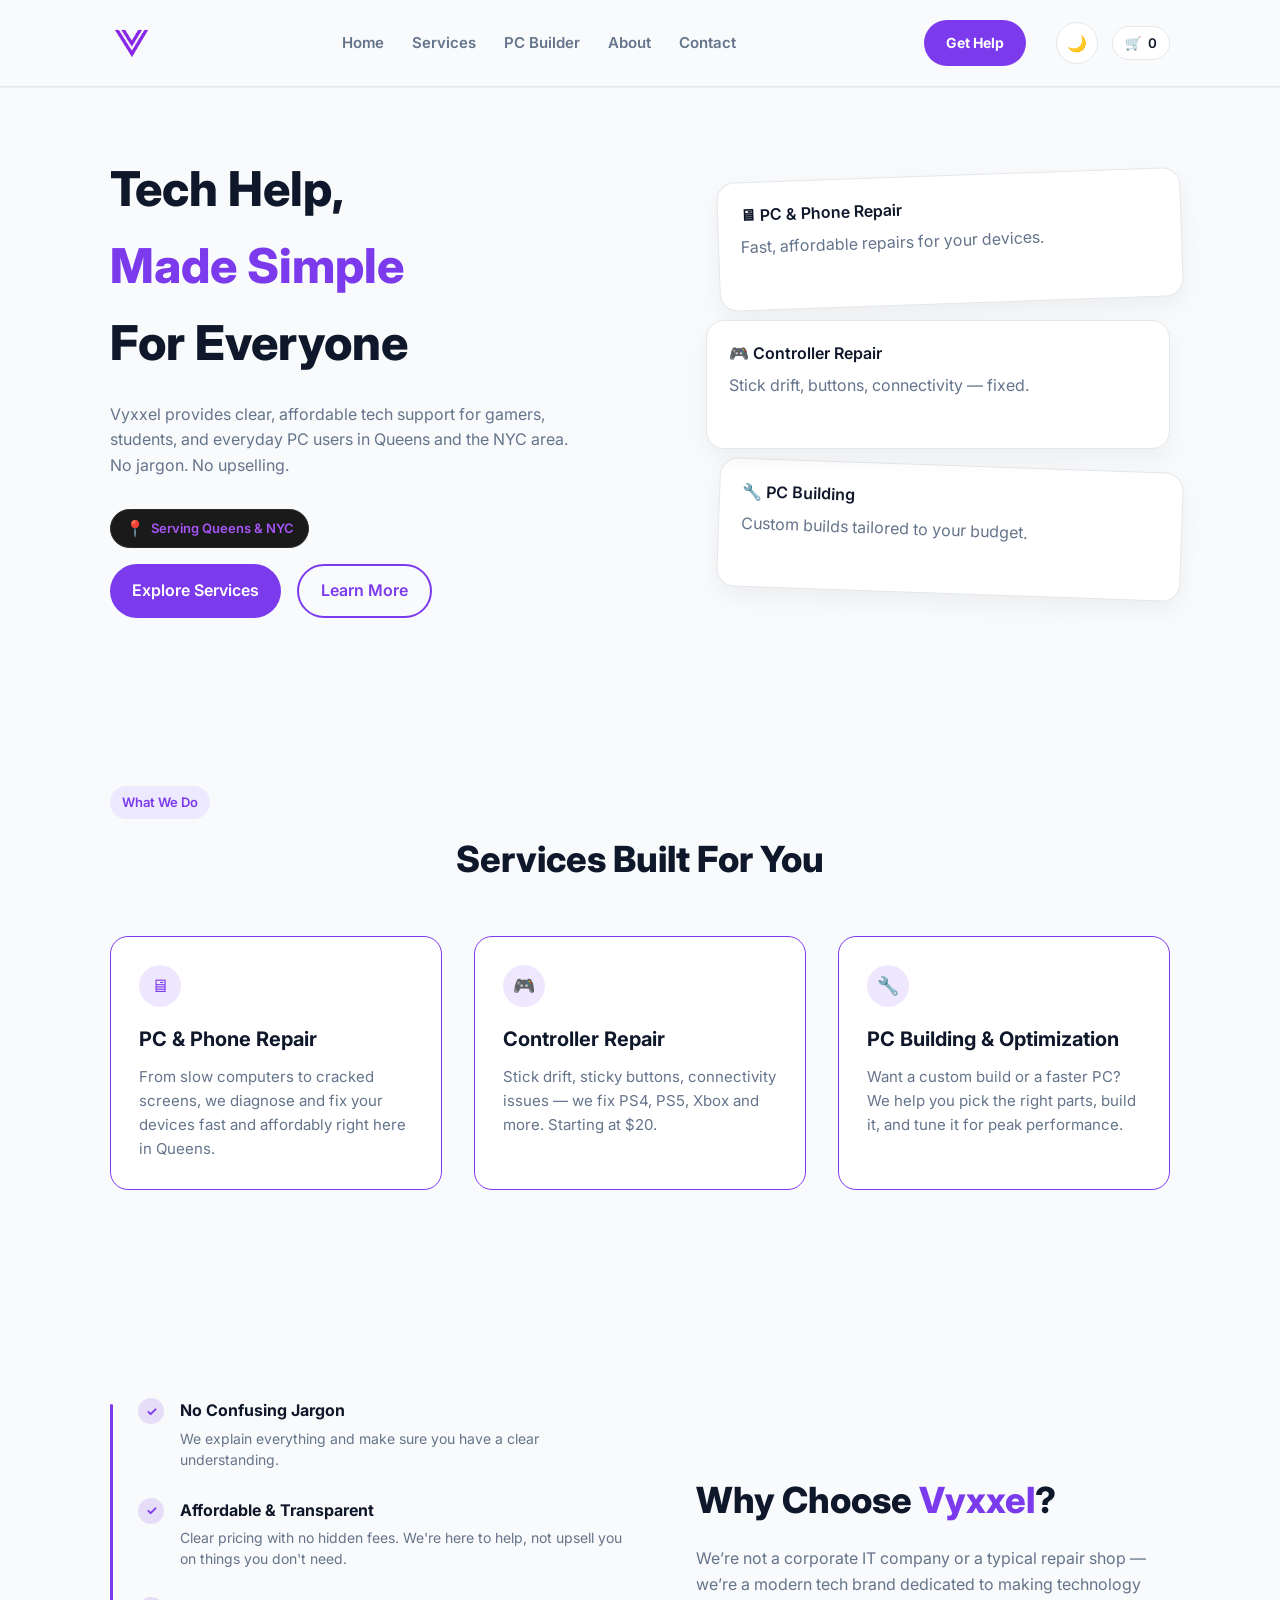
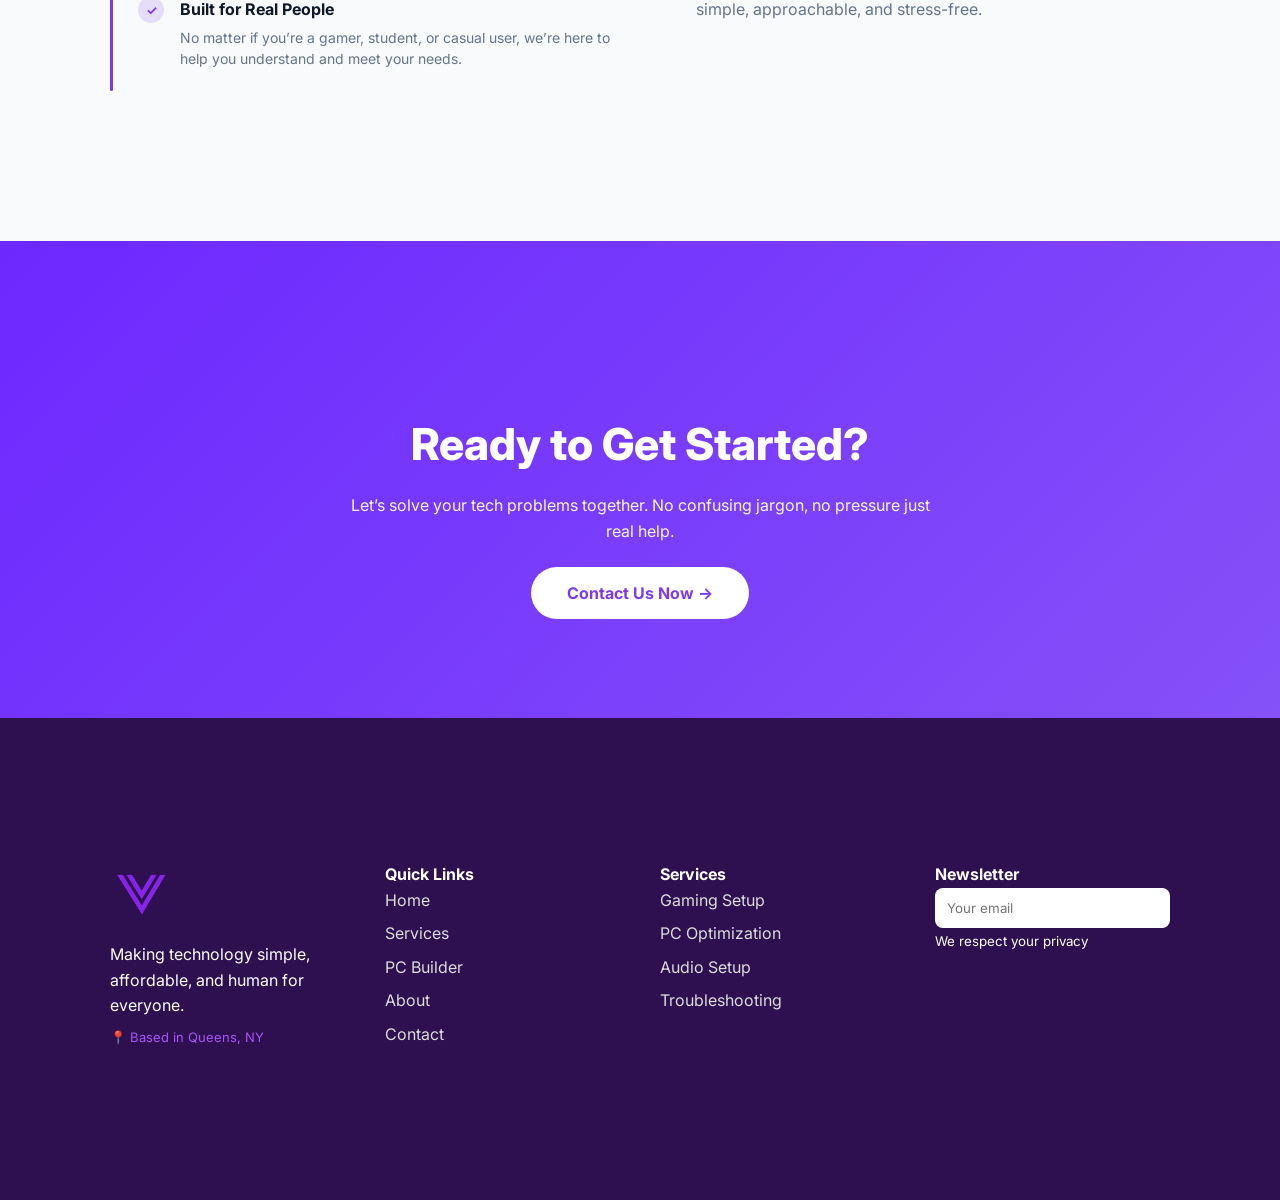
<file: index.html>
<!DOCTYPE html>
<html lang="en">
<head>
  <meta charset="UTF-8" />
  <meta name="viewport" content="width=device-width, initial-scale=1.0"/>
  <title>Vyxxel — Tech Help Made Simple</title>

  <link href="https://fonts.googleapis.com/css2?family=Inter:wght@400;500;600;700;800&display=swap" rel="stylesheet">
  <link rel="stylesheet" href="css/styles.css">
  <!-- Favicons -->
<link rel="icon" type="image/x-icon" href="assets/favicons/favicon.ico">
<link rel="icon" type="image/png" sizes="16x16" href="assets/favicons/favicon-16x16.png">
<link rel="icon" type="image/png" sizes="32x32" href="assets/favicons/favicon-32x32.png">

<!-- Apple Touch Icon -->
<link rel="apple-touch-icon" sizes="180x180" href="assets/favicons/apple-touch-icon.png">

<!-- Android / PWA -->
<link rel="manifest" href="assets/favicons/site.webmanifest">
<link rel="icon" type="image/png" sizes="192x192" href="assets/favicons/android-chrome-192x192.png">
<link rel="icon" type="image/png" sizes="512x512" href="assets/favicons/android-chrome-512x512.png">
</head>
<body>

<!-- NAVBAR -->
<header class="navbar">
  <div class="nav-container">

    <!-- Left -->
    <a href="index.html" class="nav-logo">
  <img src="assets/Vyxxel.png" alt="Vyxxel logo">
</a>

    <!-- Center -->
    <nav class="nav-links">
      <a href="index.html">Home</a>
      <a href="services.html">Services</a>
      <a href="pc-builder.html">PC Builder</a>
      <a href="about.html">About</a>
      <a href="contact.html">Contact</a>
    </nav>

    <!-- Right -->
    <div class="nav-actions">
      <a href="contact.html" class="nav-cta">Get Help</a>
      <button id="themeToggle" class="nav-theme-toggle" aria-label="Toggle dark mode">🌙</button>
      <button class="nav-cart" onclick="openCart()"> 🛒 <span id="cartCount">0</span> </button>
      <button class="nav-hamburger" aria-label="Open menu">☰</button>
    </div>

  </div>
</header>


  <!-- HERO -->
  <section class="container hero">
    <div class="hero-text">
      <h1>Tech Help,<br><span>Made Simple</span><br>For Everyone</h1>
      <p>
        Vyxxel provides clear, affordable tech support for gamers,
        students, and everyday PC users in Queens and the NYC area. No jargon. No upselling.
      </p>
      <div style="display:inline-flex; align-items:center; gap:6px; background:#1a1a1a; border:1px solid #2a2a2a; border-radius:20px; padding:6px 14px; margin-bottom:16px;">
        <span>📍</span>
        <span style="color:#a855f7; font-size:13px; font-weight:600;">Serving Queens & NYC</span>
      </div>
      <div class="buttons">
        <a href="services.html" class="btn-primary">Explore Services</a>
        <a href="about.html" class="btn-outline">Learn More</a>
      </div>
    </div>

    <div class="hero-cards">
      <div class="mini-card">
        <h4>🖥 PC & Phone Repair</h4>
        <p>Fast, affordable repairs for your devices.</p>
      </div>
      <div class="mini-card">
        <h4>🎮 Controller Repair</h4>
        <p>Stick drift, buttons, connectivity — fixed.</p>
      </div>
      <div class="mini-card">
        <h4>🔧 PC Building</h4>
        <p>Custom builds tailored to your budget.</p>
      </div>
    </div>
  </section>

<section class="home-services">
  <div class="container">

    <span class="badge">What We Do</span>
    <h2 class="section-title">Services Built For You</h2>

    <div class="service-card-grid">

      <div class="service-card">
        <div class="service-icon">🖥</div>
        <h3>PC & Phone Repair</h3>
        <p>From slow computers to cracked screens, we diagnose and fix your devices fast and affordably right here in Queens.</p>
      </div>

      <div class="service-card">
        <div class="service-icon">🎮</div>
        <h3>Controller Repair</h3>
        <p>Stick drift, sticky buttons, connectivity issues — we fix PS4, PS5, Xbox and more. Starting at $20.</p>
      </div>

      <div class="service-card">
        <div class="service-icon">🔧</div>
        <h3>PC Building & Optimization</h3>
        <p>Want a custom build or a faster PC? We help you pick the right parts, build it, and tune it for peak performance.</p>
      </div>

    </div>
  </div>
</section>

<section class="why-vyxxel">
  <div class="container why-grid">

    <!-- LEFT FEATURES -->
    <div class="why-features">

      <div class="why-item">
        <span class="check">✓</span>
        <div>
          <h4>No Confusing Jargon</h4>
          <p>
            We explain everything and make sure you have a clear understanding.
          </p>
        </div>
      </div>

      <div class="why-item">
        <span class="check">✓</span>
        <div>
          <h4>Affordable & Transparent</h4>
          <p>
            Clear pricing with no hidden fees. We're here to help, not upsell
            you on things you don't need.
          </p>
        </div>
      </div>

      <div class="why-item">
        <span class="check">✓</span>
        <div>
          <h4>Built for Real People</h4>
          <p>
            No matter if you’re a gamer, student, or casual user, we’re here to help you understand and meet your needs.
          </p>
        </div>
      </div>

    </div>

    <!-- RIGHT TEXT -->
    <div class="why-text">
      <h2>Why Choose <span>Vyxxel</span>?</h2>
      <p>
        We’re not a corporate IT company or a typical repair shop — we’re a modern tech brand dedicated to making technology simple, approachable, and stress-free.
      </p>
    </div>

  </div>
</section>

  <!-- CONTENT SECTION HIDDEN -->

<section class="cta-footer">

 <div class="cta">
    <div class="cta-inner">
      <h2>Ready to Get Started?</h2>
      <p>
        Let’s solve your tech problems together.
        No confusing jargon, no pressure just real help.
      </p>
      <a href="contact.html" class="cta-btn">
        Contact Us Now →
      </a>
    </div>
  </div>

  <!-- FOOTER -->
    <footer class="footer">
    <div class="container footer-grid">

      <div>
        <div class="footer-logo">
  <img src="assets/Vyxxel.png" alt="Vyxxel logo">
</div>
        <p>Making technology simple, affordable, and human for everyone.</p>
        <p style="color:#a855f7; font-size:13px; margin-top:8px;">📍 Based in Queens, NY</p>
      </div>

      <div>
        <h4>Quick Links</h4>
        <a href="index.html">Home</a>
        <a href="services.html">Services</a>
        <a href="pc-builder.html">PC Builder</a>
        <a href="about.html">About</a>
        <a href="contact.html">Contact</a>
      </div>

      <div>
        <h4>Services</h4>
        <a href="services.html">Gaming Setup</a>
        <a href="services.html">PC Optimization</a>
        <a href="services.html">Audio Setup</a>
        <a href="services.html">Troubleshooting</a>
      </div>

      <div>
        <h4>Newsletter</h4>
        <input type="email" placeholder="Your email">
        <small>We respect your privacy</small>
      </div>

    </div>
  </footer>

    <!-- GET NOTIFIED -->
<div id="notifyModal" class="notify-modal">
  <div class="notify-box">
    <button class="notify-close" onclick="closeNotify()">✕</button>

    <h2>Get Notified</h2>
    <p>Be the first to know when we launch new products and exclusive drops.</p>

    <input type="email" placeholder="Enter your email">
    <button class="btn-primary">Notify Me</button>
  </div>
</div>

<div id="cartDrawer" class="cart-drawer">

  <div class="cart-header">
    <h3>Your Cart</h3>
    <button class="cart-close" onclick="closeCart()">✕</button>
  </div>

  <ul id="cartItems" class="cart-items"></ul>

<button class="btn-primary cart-action" onclick="goToBooking()">
  Request Booking →
</button>
<div class="helper-chip">
  <span>🔒</span>
  <span>Nothing here is final — we’ll review it with you.</span>
</div>

</div>

<div id="toast" class="toast"></div>

</section>

<script src="js/theme.js"></script>
<script src="js/cart.js"></script>
<script src="js/shop.js"></script>

<script>
document.addEventListener('DOMContentLoaded', () => {
  const hamburger = document.querySelector('.nav-hamburger');
  const navLinks = document.querySelector('.nav-links');

  if (!hamburger || !navLinks) return;

  // Toggle menu on hamburger click
  hamburger.addEventListener('click', (e) => {
    e.stopPropagation(); // prevent document click
    navLinks.classList.toggle('open');
  });

  // Close menu when clicking a link
  navLinks.querySelectorAll('a').forEach(link => {
    link.addEventListener('click', () => {
      navLinks.classList.remove('open');
    });
  });

  // Close menu when clicking outside
  document.addEventListener('click', (e) => {
    if (
      navLinks.classList.contains('open') &&
      !navLinks.contains(e.target) &&
      !hamburger.contains(e.target)
    ) {
      navLinks.classList.remove('open');
    }
  });
});
</script>

</body>
</html>
</file>
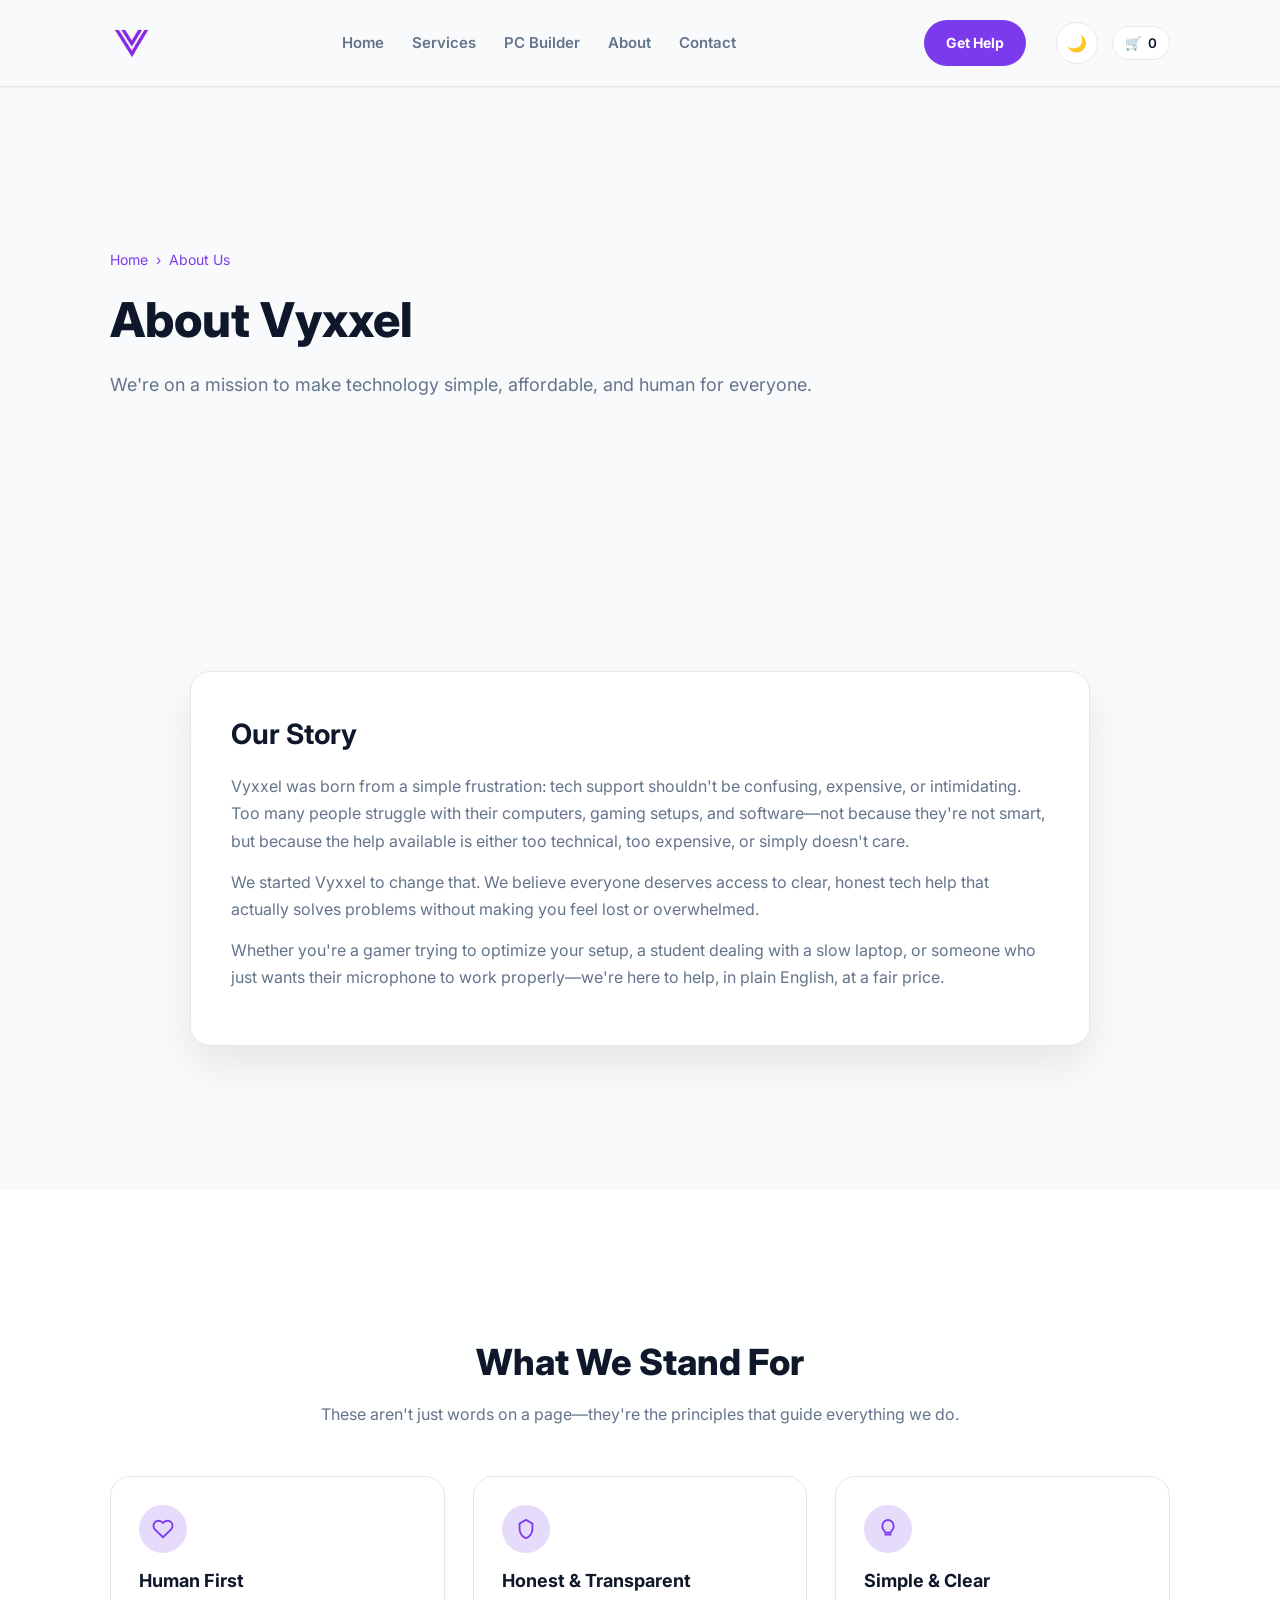
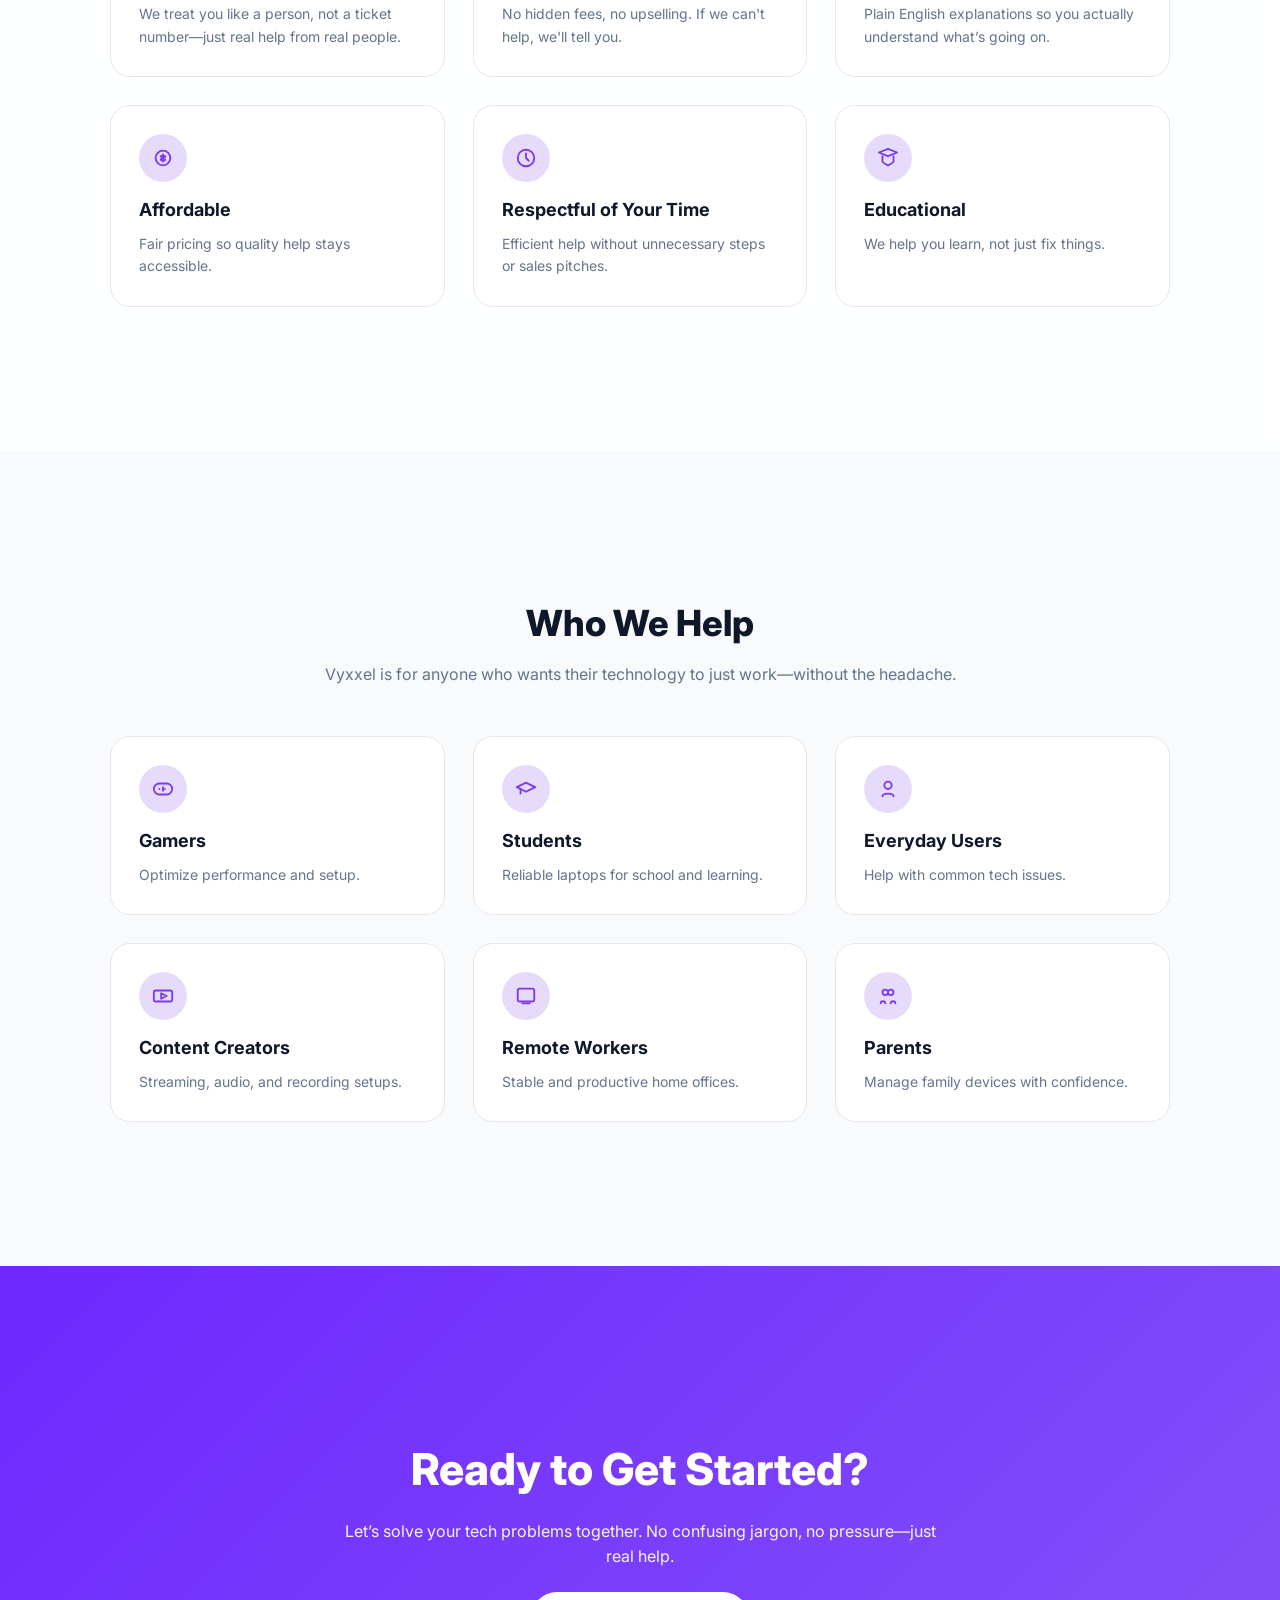
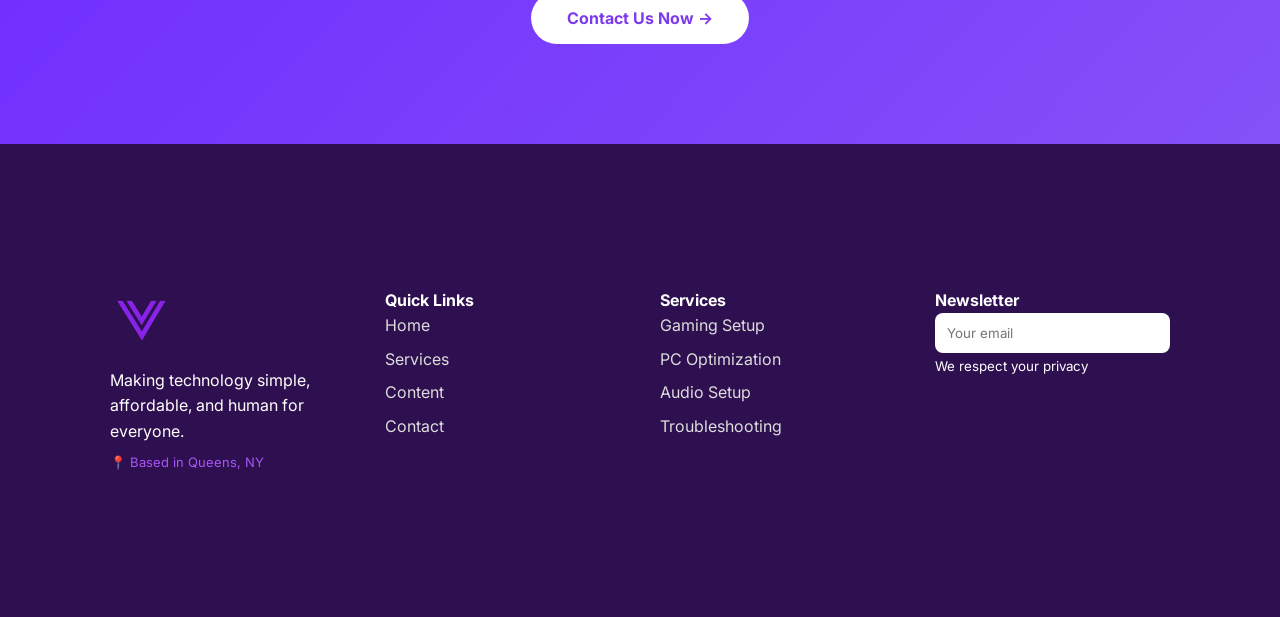
<file: about.html>
<!DOCTYPE html>
<html lang="en">
<head>
  <meta charset="UTF-8" />
  <meta name="viewport" content="width=device-width, initial-scale=1.0" />
  <title>About Vyxxel</title>

  <link href="https://fonts.googleapis.com/css2?family=Inter:wght@400;500;600;700;800&display=swap" rel="stylesheet">
  <link rel="stylesheet" href="css/styles.css">
<!-- Favicons -->
<link rel="icon" type="image/x-icon" href="assets/favicons/favicon.ico">
<link rel="icon" type="image/png" sizes="16x16" href="assets/favicons/favicon-16x16.png">
<link rel="icon" type="image/png" sizes="32x32" href="assets/favicons/favicon-32x32.png">

<!-- Apple Touch Icon -->
<link rel="apple-touch-icon" sizes="180x180" href="assets/favicons/apple-touch-icon.png">

<!-- Android / PWA -->
<link rel="manifest" href="assets/favicons/site.webmanifest">
<link rel="icon" type="image/png" sizes="192x192" href="assets/favicons/android-chrome-192x192.png">
<link rel="icon" type="image/png" sizes="512x512" href="assets/favicons/android-chrome-512x512.png">
</head>
<body>

<!-- NAVBAR -->
<header class="navbar">
  <div class="nav-container">

    <!-- Left -->
    <a href="index.html" class="nav-logo">
  <img src="assets/Vyxxel.png" alt="Vyxxel logo">
</a>

    <!-- Center -->
    <nav class="nav-links">
      <a href="index.html">Home</a>
      <a href="services.html">Services</a>
      <a href="pc-builder.html">PC Builder</a>
      <a href="about.html">About</a>
      <a href="contact.html">Contact</a>
    </nav>

    <!-- Right -->
    <div class="nav-actions">
      <a href="contact.html" class="nav-cta">Get Help</a>
      <button id="themeToggle" class="nav-theme-toggle" aria-label="Toggle dark mode">🌙</button>
      <button class="nav-cart" onclick="openCart()"> 🛒 <span id="cartCount">0</span> </button>
      <button class="nav-hamburger" aria-label="Open menu">☰</button>
    </div>

  </div>
</header>

<!-- HERO -->
<section class="about-hero">
  <div class="container about-hero-inner">
    <span class="breadcrumb">Home &nbsp;›&nbsp; About Us</span>
    <h1>About Vyxxel</h1>
    <p>We're on a mission to make technology simple, affordable, and human for everyone.</p>
  </div>
</section>

<!-- OUR STORY -->
<section class="about-section">
  <div class="container">
    <div class="about-card">
      <h2>Our Story</h2>
      <p>
        Vyxxel was born from a simple frustration: tech support shouldn't be confusing, expensive, or intimidating.
        Too many people struggle with their computers, gaming setups, and software—not because they're not smart,
        but because the help available is either too technical, too expensive, or simply doesn't care.
      </p>
      <p>
        We started Vyxxel to change that. We believe everyone deserves access to clear, honest tech help that actually
        solves problems without making you feel lost or overwhelmed.
      </p>
      <p>
        Whether you're a gamer trying to optimize your setup, a student dealing with a slow laptop, or someone who
        just wants their microphone to work properly—we're here to help, in plain English, at a fair price.
      </p>
    </div>
  </div>
</section>

<!-- VALUES -->
<section class="about-section soft-bg">
  <div class="container">
    <h2 class="section-title">What We Stand For</h2>
    <p class="section-subtitle">
      These aren't just words on a page—they're the principles that guide everything we do.
    </p>

    <div class="grid-3">

      <!-- Human First -->
      <div class="info-card">
        <div class="icon-wrapper">
          <svg class="icon-svg" viewBox="0 0 24 24" fill="none" stroke="currentColor">
            <path d="M20.8 4.6a5.5 5.5 0 0 0-7.8 0L12 5.6l-1-1a5.5 5.5 0 0 0-7.8 7.8l1 1L12 21l7.8-7.6 1-1a5.5 5.5 0 0 0 0-7.8z"/>
          </svg>
        </div>
        <h3>Human First</h3>
        <p>We treat you like a person, not a ticket number—just real help from real people.</p>
      </div>

      <!-- Honest -->
      <div class="info-card">
        <div class="icon-wrapper">
          <svg class="icon-svg" viewBox="0 0 24 24" fill="none" stroke="currentColor">
            <path d="M12 2l7 4v6c0 5-3.5 9-7 10-3.5-1-7-5-7-10V6l7-4z"/>
          </svg>
        </div>
        <h3>Honest & Transparent</h3>
        <p>No hidden fees, no upselling. If we can't help, we'll tell you.</p>
      </div>

      <!-- Simple -->
      <div class="info-card">
        <div class="icon-wrapper">
          <svg class="icon-svg" viewBox="0 0 24 24" fill="none" stroke="currentColor">
            <path d="M12 2a7 7 0 0 0-4 12c.6.5 1 1.5 1 2h6c0-.5.4-1.5 1-2a7 7 0 0 0-4-12z"/>
            <path d="M9 18h6"></path>
          </svg>
        </div>
        <h3>Simple & Clear</h3>
        <p>Plain English explanations so you actually understand what’s going on.</p>
      </div>

      <!-- Affordable -->
      <div class="info-card">
        <div class="icon-wrapper">
          <svg class="icon-svg" viewBox="0 0 24 24" fill="none" stroke="currentColor">
            <circle cx="12" cy="12" r="8"></circle>
            <path d="M12 8v8"></path>
            <path d="M9.5 10.5c0-1.5 5-1.5 5 0s-5 1.5-5 3 5 1.5 5 0"></path>
          </svg>
        </div>
        <h3>Affordable</h3>
        <p>Fair pricing so quality help stays accessible.</p>
      </div>

      <!-- Time -->
      <div class="info-card">
        <div class="icon-wrapper">
          <svg class="icon-svg" viewBox="0 0 24 24" fill="none" stroke="currentColor">
            <circle cx="12" cy="12" r="9"></circle>
            <path d="M12 7v5l3 3"></path>
          </svg>
        </div>
        <h3>Respectful of Your Time</h3>
        <p>Efficient help without unnecessary steps or sales pitches.</p>
      </div>

      <!-- Educational -->
      <div class="info-card">
        <div class="icon-wrapper">
          <svg class="icon-svg" viewBox="0 0 24 24" fill="none" stroke="currentColor">
            <path d="M2 6l10-4 10 4-10 4-10-4z"></path>
            <path d="M6 10v6c0 1 6 4 6 4s6-3 6-4v-6"></path>
          </svg>
        </div>
        <h3>Educational</h3>
        <p>We help you learn, not just fix things.</p>
      </div>

    </div>
  </div>
</section>

<!-- WHO WE HELP -->
<section class="about-section">
  <div class="container">
    <h2 class="section-title">Who We Help</h2>
    <p class="section-subtitle">
      Vyxxel is for anyone who wants their technology to just work—without the headache.
    </p>

    <div class="grid-3">

      <div class="info-card">
        <div class="icon-wrapper">
          <svg class="icon-svg" viewBox="0 0 24 24" fill="none" stroke="currentColor">
            <rect x="2" y="6" width="20" height="12" rx="6"></rect>
            <path d="M8 12h.01M12 10v4M14 12h.01"></path>
          </svg>
        </div>
        <h3>Gamers</h3>
        <p>Optimize performance and setup.</p>
      </div>

      <div class="info-card">
        <div class="icon-wrapper">
          <svg class="icon-svg" viewBox="0 0 24 24" fill="none" stroke="currentColor">
            <path d="M22 10L12 5 2 10l10 5 10-5z"></path>
            <path d="M6 12v5"></path>
          </svg>
        </div>
        <h3>Students</h3>
        <p>Reliable laptops for school and learning.</p>
      </div>

      <div class="info-card">
        <div class="icon-wrapper">
          <svg class="icon-svg" viewBox="0 0 24 24" fill="none" stroke="currentColor">
            <circle cx="12" cy="8" r="4"></circle>
            <path d="M6 20c0-4 12-4 12 0"></path>
          </svg>
        </div>
        <h3>Everyday Users</h3>
        <p>Help with common tech issues.</p>
      </div>

      <div class="info-card">
        <div class="icon-wrapper">
          <svg class="icon-svg" viewBox="0 0 24 24" fill="none" stroke="currentColor">
            <rect x="2" y="6" width="20" height="12" rx="2"></rect>
            <polygon points="10,9 16,12 10,15"></polygon>
          </svg>
        </div>
        <h3>Content Creators</h3>
        <p>Streaming, audio, and recording setups.</p>
      </div>

      <div class="info-card">
        <div class="icon-wrapper">
          <svg class="icon-svg" viewBox="0 0 24 24" fill="none" stroke="currentColor">
            <rect x="3" y="4" width="18" height="14" rx="2"></rect>
            <path d="M8 20h8"></path>
          </svg>
        </div>
        <h3>Remote Workers</h3>
        <p>Stable and productive home offices.</p>
      </div>

      <div class="info-card">
        <div class="icon-wrapper">
          <svg class="icon-svg" viewBox="0 0 24 24" fill="none" stroke="currentColor">
            <circle cx="9" cy="8" r="3"></circle>
            <circle cx="15" cy="8" r="3"></circle>
            <path d="M4 20c0-3 5-3 5 0"></path>
            <path d="M15 20c0-3 5-3 5 0"></path>
          </svg>
        </div>
        <h3>Parents</h3>
        <p>Manage family devices with confidence.</p>
      </div>

    </div>
  </div>
</section>

<section class="cta-footer">

 <div class="cta">
    <div class="cta-inner">
      <h2>Ready to Get Started?</h2>
      <p>
        Let’s solve your tech problems together.
        No confusing jargon, no pressure—just real help.
      </p>
      <a href="contact.html" class="cta-btn">
        Contact Us Now →
      </a>
    </div>
  </div>

  <!-- FOOTER -->
    <footer class="footer">
    <div class="container footer-grid">

      <div>
        <div class="footer-logo">
  <img src="assets/Vyxxel.png" alt="Vyxxel logo">
</div>
        <p>Making technology simple, affordable, and human for everyone.</p>
        <p style="color:#a855f7; font-size:13px; margin-top:8px;">📍 Based in Queens, NY</p>
      </div>

      <div>
        <h4>Quick Links</h4>
        <a href="index.html">Home</a>
        <a href="services.html">Services</a>
        <a href="content.html">Content</a>
        <a href="contact.html">Contact</a>
      </div>

      <div>
        <h4>Services</h4>
        <a href="services.html">Gaming Setup</a>
        <a href="services.html">PC Optimization</a>
        <a href="services.html">Audio Setup</a>
        <a href="services.html">Troubleshooting</a>
      </div>

      <div>
        <h4>Newsletter</h4>
        <input type="email" placeholder="Your email">
        <small>We respect your privacy</small>
      </div>

    </div>
  </footer>

</section>

  <!-- GET NOTIFIED -->
<div id="notifyModal" class="notify-modal">
  <div class="notify-box">
    <button class="notify-close" onclick="closeNotify()">✕</button>

    <h2>Get Notified</h2>
    <p>Be the first to know when we launch new products and exclusive drops.</p>

    <input type="email" placeholder="Enter your email">
    <button class="btn-primary">Notify Me</button>
  </div>
</div>

<div id="cartDrawer" class="cart-drawer">

  <div class="cart-header">
    <h3>Your Cart</h3>
    <button class="cart-close" onclick="closeCart()">✕</button>
  </div>

  <ul id="cartItems" class="cart-items"></ul>

<button class="btn-primary cart-action" onclick="goToBooking()">
  Request Booking →
</button>
<div class="helper-chip">
  <span>🔒</span>
  <span>Nothing here is final — we’ll review it with you.</span>
</div>

</div>

<div id="toast" class="toast"></div>

<script src="js/theme.js"></script>
<script src="js/cart.js"></script>
<script src="js/shop.js"></script>

<script>
document.addEventListener('DOMContentLoaded', () => {
  const hamburger = document.querySelector('.nav-hamburger');
  const navLinks = document.querySelector('.nav-links');

  if (!hamburger || !navLinks) return;

  // Toggle menu on hamburger click
  hamburger.addEventListener('click', (e) => {
    e.stopPropagation(); // prevent document click
    navLinks.classList.toggle('open');
  });

  // Close menu when clicking a link
  navLinks.querySelectorAll('a').forEach(link => {
    link.addEventListener('click', () => {
      navLinks.classList.remove('open');
    });
  });

  // Close menu when clicking outside
  document.addEventListener('click', (e) => {
    if (
      navLinks.classList.contains('open') &&
      !navLinks.contains(e.target) &&
      !hamburger.contains(e.target)
    ) {
      navLinks.classList.remove('open');
    }
  });
});
</script>

</body>
</html>
</file>
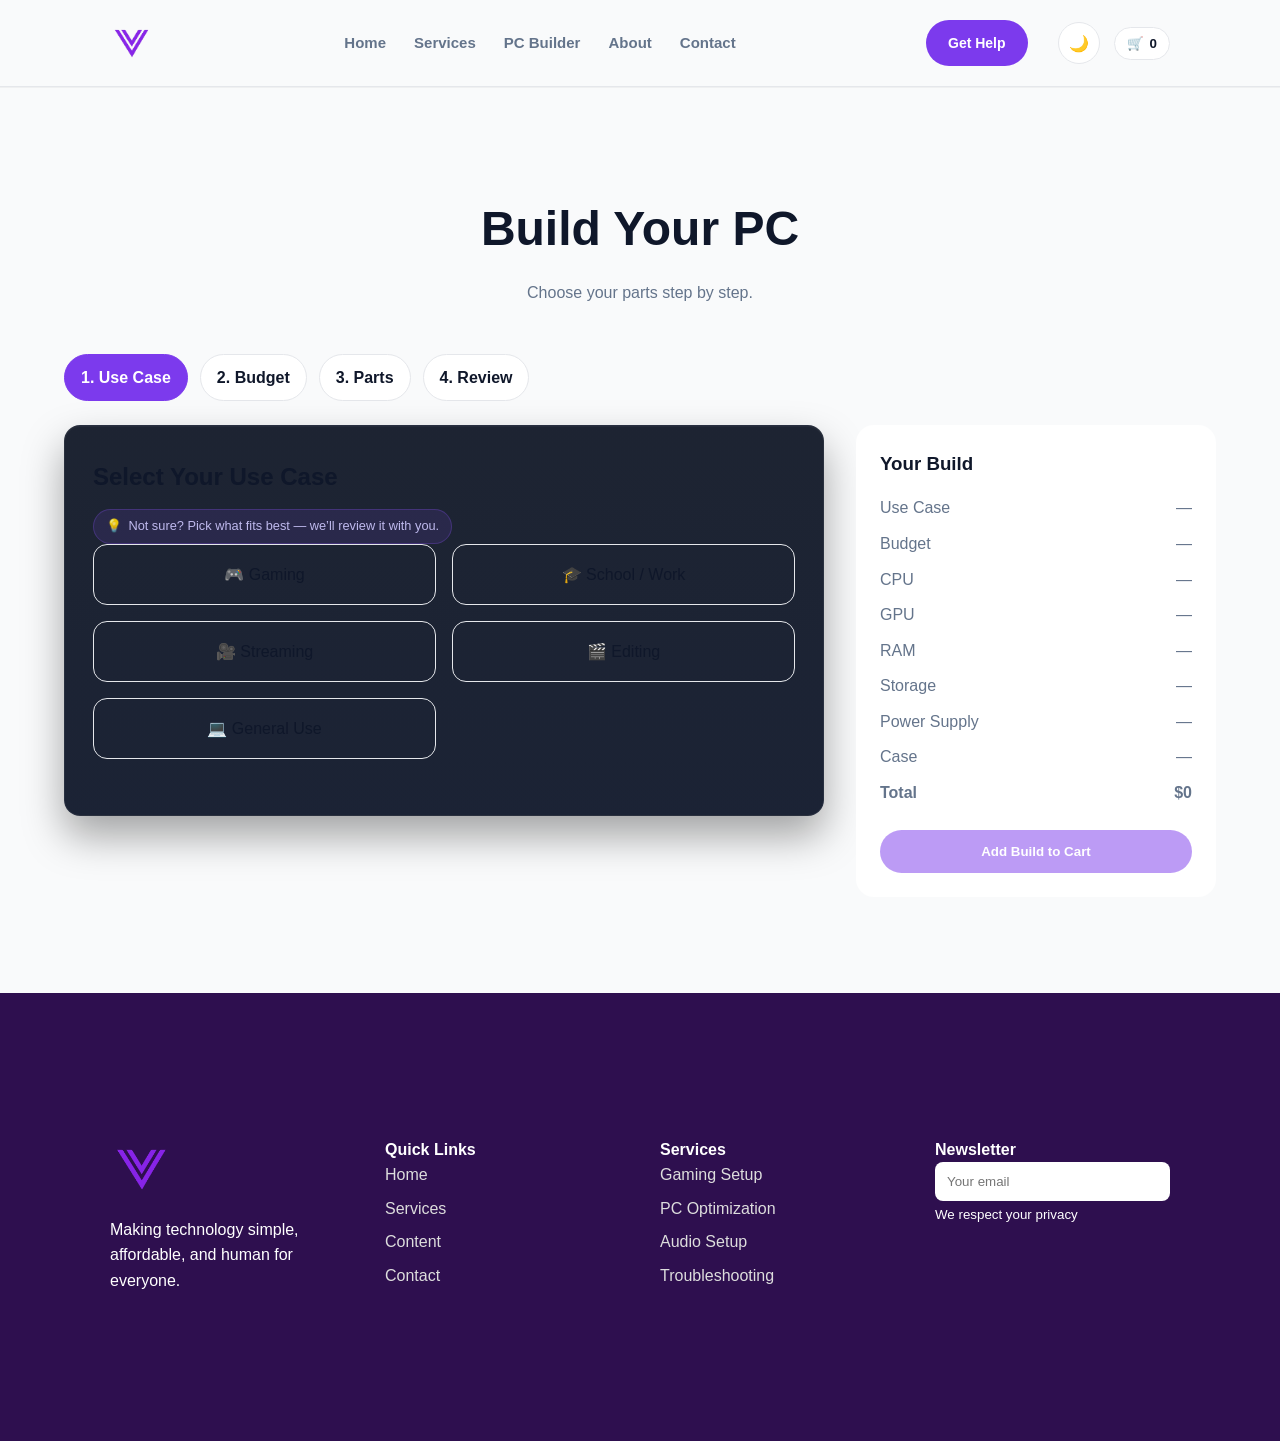
<file: pc-builder.html>
<!DOCTYPE html>
<html lang="en">
<head>
  <meta charset="UTF-8" />
  <meta name="viewport" content="width=device-width, initial-scale=1.0" />
  <title>PC Builder | Vyxxel</title>

  <link rel="stylesheet" href="css/styles.css" />
  <link rel="stylesheet" href="css/builder.css" />
  <link rel="stylesheet" href="css/content.css" />
  <!-- Favicons -->
<link rel="icon" type="image/x-icon" href="assets/favicons/favicon.ico">
<link rel="icon" type="image/png" sizes="16x16" href="assets/favicons/favicon-16x16.png">
<link rel="icon" type="image/png" sizes="32x32" href="assets/favicons/favicon-32x32.png">

<!-- Apple Touch Icon -->
<link rel="apple-touch-icon" sizes="180x180" href="assets/favicons/apple-touch-icon.png">

<!-- Android / PWA -->
<link rel="manifest" href="assets/favicons/site.webmanifest">
<link rel="icon" type="image/png" sizes="192x192" href="assets/favicons/android-chrome-192x192.png">
<link rel="icon" type="image/png" sizes="512x512" href="assets/favicons/android-chrome-512x512.png">
</head>

<body>

<!-- NAVBAR -->
<header class="navbar">
  <div class="nav-container">

    <!-- Left -->
    <a href="index.html" class="nav-logo">
  <img src="assets/Vyxxel.png" alt="Vyxxel logo">
</a>

    <!-- Center -->
    <nav class="nav-links">
      <a href="index.html">Home</a>
      <a href="services.html">Services</a>
      <a href="pc-builder.html">PC Builder</a>
      <a href="about.html">About</a>
      <a href="contact.html">Contact</a>
    </nav>

    <!-- Right -->
    <div class="nav-actions">
      <a href="contact.html" class="nav-cta">Get Help</a>
      <button id="themeToggle" class="nav-theme-toggle" aria-label="Toggle dark mode">🌙</button>
      <button class="nav-cart" onclick="openCart()"> 🛒 <span id="cartCount">0</span> </button>
      <button class="nav-hamburger" aria-label="Open menu">☰</button>
    </div>

  </div>
</header>

<main class="builder">

  <section class="builder-hero">
    <h1>Build Your PC</h1>
    <p>Choose your parts step by step.</p>
  </section>

  <div class="builder-container">

    <section class="builder-steps">
      <div class="builder-step active">1. Use Case</div>
      <div class="builder-step">2. Budget</div>
      <div class="builder-step">3. Parts</div>
      <div class="builder-step">4. Review</div>
    </section>

    <section class="builder-content">

      <!-- LEFT -->
      <div class="builder-panel">

        <button id="builderBack" class="builder-back" hidden>← Back</button>

        <!-- USE CASE -->
        <div class="builder-step-card" data-step="usecase">
          <h2>Select Your Use Case</h2>
          <div class="helper-chip">
  <span>💡</span>
  <span>Not sure? Pick what fits best — we’ll review it with you.</span>
</div>
          <div class="builder-options">
            <button class="builder-option" data-usecase="Gaming">🎮 Gaming</button>
            <button class="builder-option" data-usecase="School / Work">🎓 School / Work</button>
            <button class="builder-option" data-usecase="Streaming">🎥 Streaming</button>
            <button class="builder-option" data-usecase="Editing">🎬 Editing</button>
            <button class="builder-option" data-usecase="General Use">💻 General Use</button>
          </div>
        </div>

        <!-- BUDGET -->
        <div class="builder-step-card" data-step="budget" hidden>
          <h2>Select Your Budget</h2>\
          <div class="helper-chip">
  <span>💸</span>
  <span>Choose a range — we can adjust it later.</span>
</div>
          <div class="builder-options">
            <button class="builder-option" data-budget="Under $800">💸 Under $800</button>
            <button class="builder-option" data-budget="$800 – $1200">💰 $800 – $1200</button>
            <button class="builder-option" data-budget="$1200 – $1800">💎 $1200 – $1800</button>
            <button class="builder-option" data-budget="$1800+">🚀 $1800+</button>
          </div>
        </div>

        <!-- PARTS -->
        <div class="builder-step-card" data-step="parts" hidden>
          <h2>Select Your Parts</h2>

          <h3>CPU</h3><div id="cpuOptions" class="builder-options"></div>
          <h3>GPU</h3><div id="gpuOptions" class="builder-options"></div>
          <h3>RAM</h3><div id="ramOptions" class="builder-options"></div>
          <h3>Storage</h3><div id="storageOptions" class="builder-options"></div>
          <h3>Power Supply</h3><div id="psuOptions" class="builder-options"></div>
          <h3>Case</h3><div id="caseOptions" class="builder-options"></div>
        </div>

        <!-- REVIEW ✅ MOVED INSIDE PANEL -->
        <div class="builder-step-card" data-step="review" hidden>
          <h2>Review Your Build</h2>
          <p class="performance-tier">
  Performance Tier: <strong id="reviewPerformance">—</strong>
</p>
          <ul class="review-list">
            <li>CPU: <span id="reviewCPU"></span></li>
            <li>GPU: <span id="reviewGPU"></span></li>
            <li>RAM: <span id="reviewRAM"></span></li>
            <li>Storage: <span id="reviewStorage"></span></li>
            <li>PSU: <span id="reviewPSU"></span></li>
            <li>Case: <span id="reviewCase"></span></li>
          </ul>
          <h3>Total: <span id="reviewTotal"></span></h3>
          <strong>🛠️ What happens next?</strong>
  <p>
    When you contact us, we’ll review this build with you, answer questions,
    suggest improvements if needed, and guide you on getting this exact setup.
  </p>
        </div>
        

      </div>

      <!-- RIGHT -->
      <aside class="builder-summary">
        <h3>Your Build</h3>
        <ul class="builder-summary-list">
          <li><span>Use Case</span><span id="buildUseCase">—</span></li>
          <li><span>Budget</span><span id="buildBudget">—</span></li>
          <li><span>CPU</span><span id="buildCPU">—</span></li>
          <li><span>GPU</span><span id="buildGPU">—</span></li>
          <li><span>RAM</span><span id="buildRAM">—</span></li>
          <li><span>Storage</span><span id="buildStorage">—</span></li>
          <li><span>Power Supply</span><span id="buildPSU">—</span></li>
          <li><span>Case</span><span id="buildCase">—</span></li>
          <li><strong>Total</strong><strong id="buildTotal">$0</strong></li>
        </ul>

        <button class="builder-cta" disabled>Add Build to Cart</button>
      </aside>

    </section>
  </div>
</main>

<!-- FOOTER -->
<!-- FOOTER -->
    <footer class="footer">
    <div class="container footer-grid">

      <div>
        <div class="footer-logo">
  <img src="assets/Vyxxel.png" alt="Vyxxel logo">
</div>
        <p>Making technology simple, affordable, and human for everyone.</p>
      </div>

      <div>
        <h4>Quick Links</h4>
        <a href="index.html">Home</a>
        <a href="services.html">Services</a>
        <a href="content.html">Content</a>
        <a href="contact.html">Contact</a>
      </div>

      <div>
        <h4>Services</h4>
        <a href="services.html">Gaming Setup</a>
        <a href="services.html">PC Optimization</a>
        <a href="services.html">Audio Setup</a>
        <a href="services.html">Troubleshooting</a>
      </div>

      <div>
        <h4>Newsletter</h4>
        <input type="email" placeholder="Your email">
        <small>We respect your privacy</small>
      </div>

    </div>
  </footer>

<!-- CART -->
<div id="cartDrawer" class="cart-drawer">

  <div class="cart-header">
    <h3>Your Cart</h3>
    <button class="cart-close" onclick="closeCart()">✕</button>
  </div>

  <ul id="cartItems" class="cart-items"></ul>

<button class="btn-primary cart-action" onclick="goToBooking()">
  Request Booking →
</button>
<div class="helper-chip">
  <span>🔒</span>
  <span>Nothing here is final — we’ll review it with you.</span>
</div>

</div>

<div id="toast" class="toast"></div>

<script src="js/cart.js"></script>
<script src="js/theme.js"></script>
<script src="js/builder.js"></script>
<script src="js/contact.js"></script>

<script>
document.addEventListener('DOMContentLoaded', () => {
  const hamburger = document.querySelector('.nav-hamburger');
  const navLinks = document.querySelector('.nav-links');

  if (!hamburger || !navLinks) return;

  // Toggle menu on hamburger click
  hamburger.addEventListener('click', (e) => {
    e.stopPropagation(); // prevent document click
    navLinks.classList.toggle('open');
  });

  // Close menu when clicking a link
  navLinks.querySelectorAll('a').forEach(link => {
    link.addEventListener('click', () => {
      navLinks.classList.remove('open');
    });
  });

  // Close menu when clicking outside
  document.addEventListener('click', (e) => {
    if (
      navLinks.classList.contains('open') &&
      !navLinks.contains(e.target) &&
      !hamburger.contains(e.target)
    ) {
      navLinks.classList.remove('open');
    }
  });
});
</script>

</body>
</html>
</file>
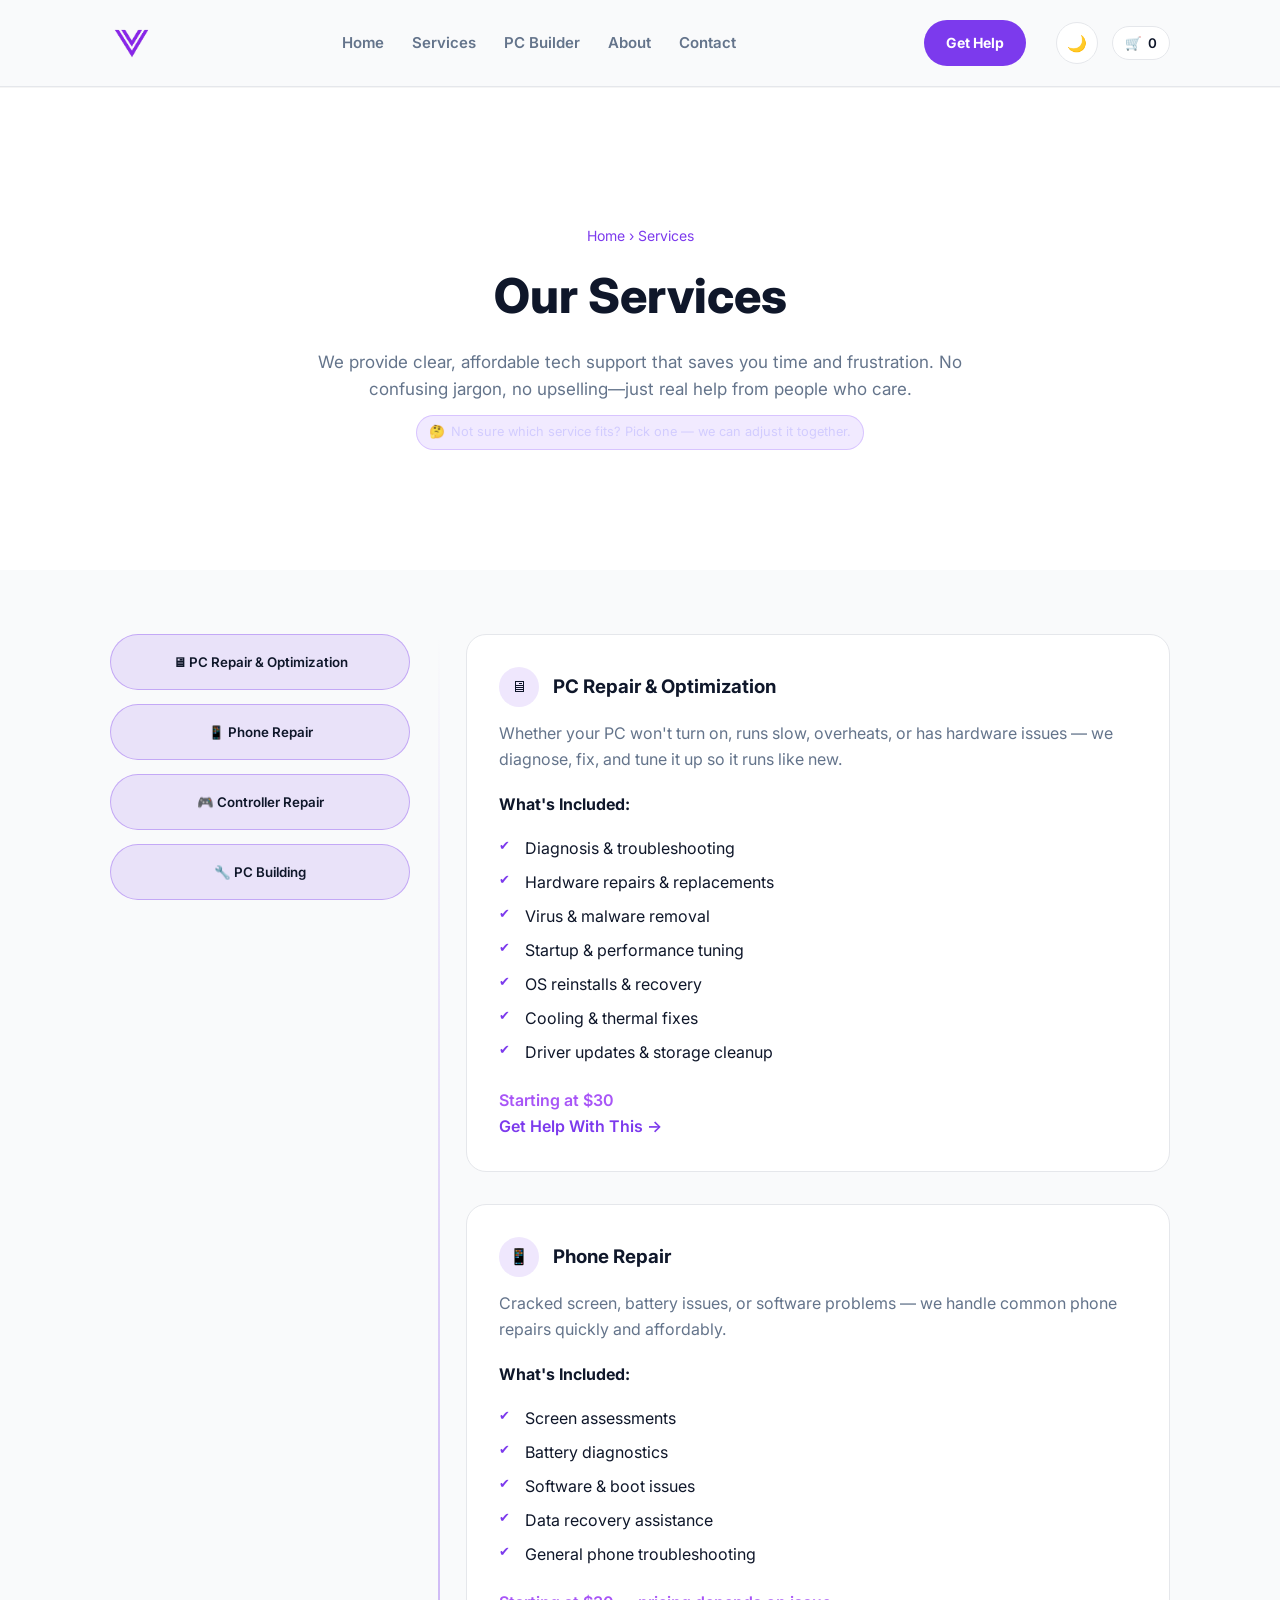
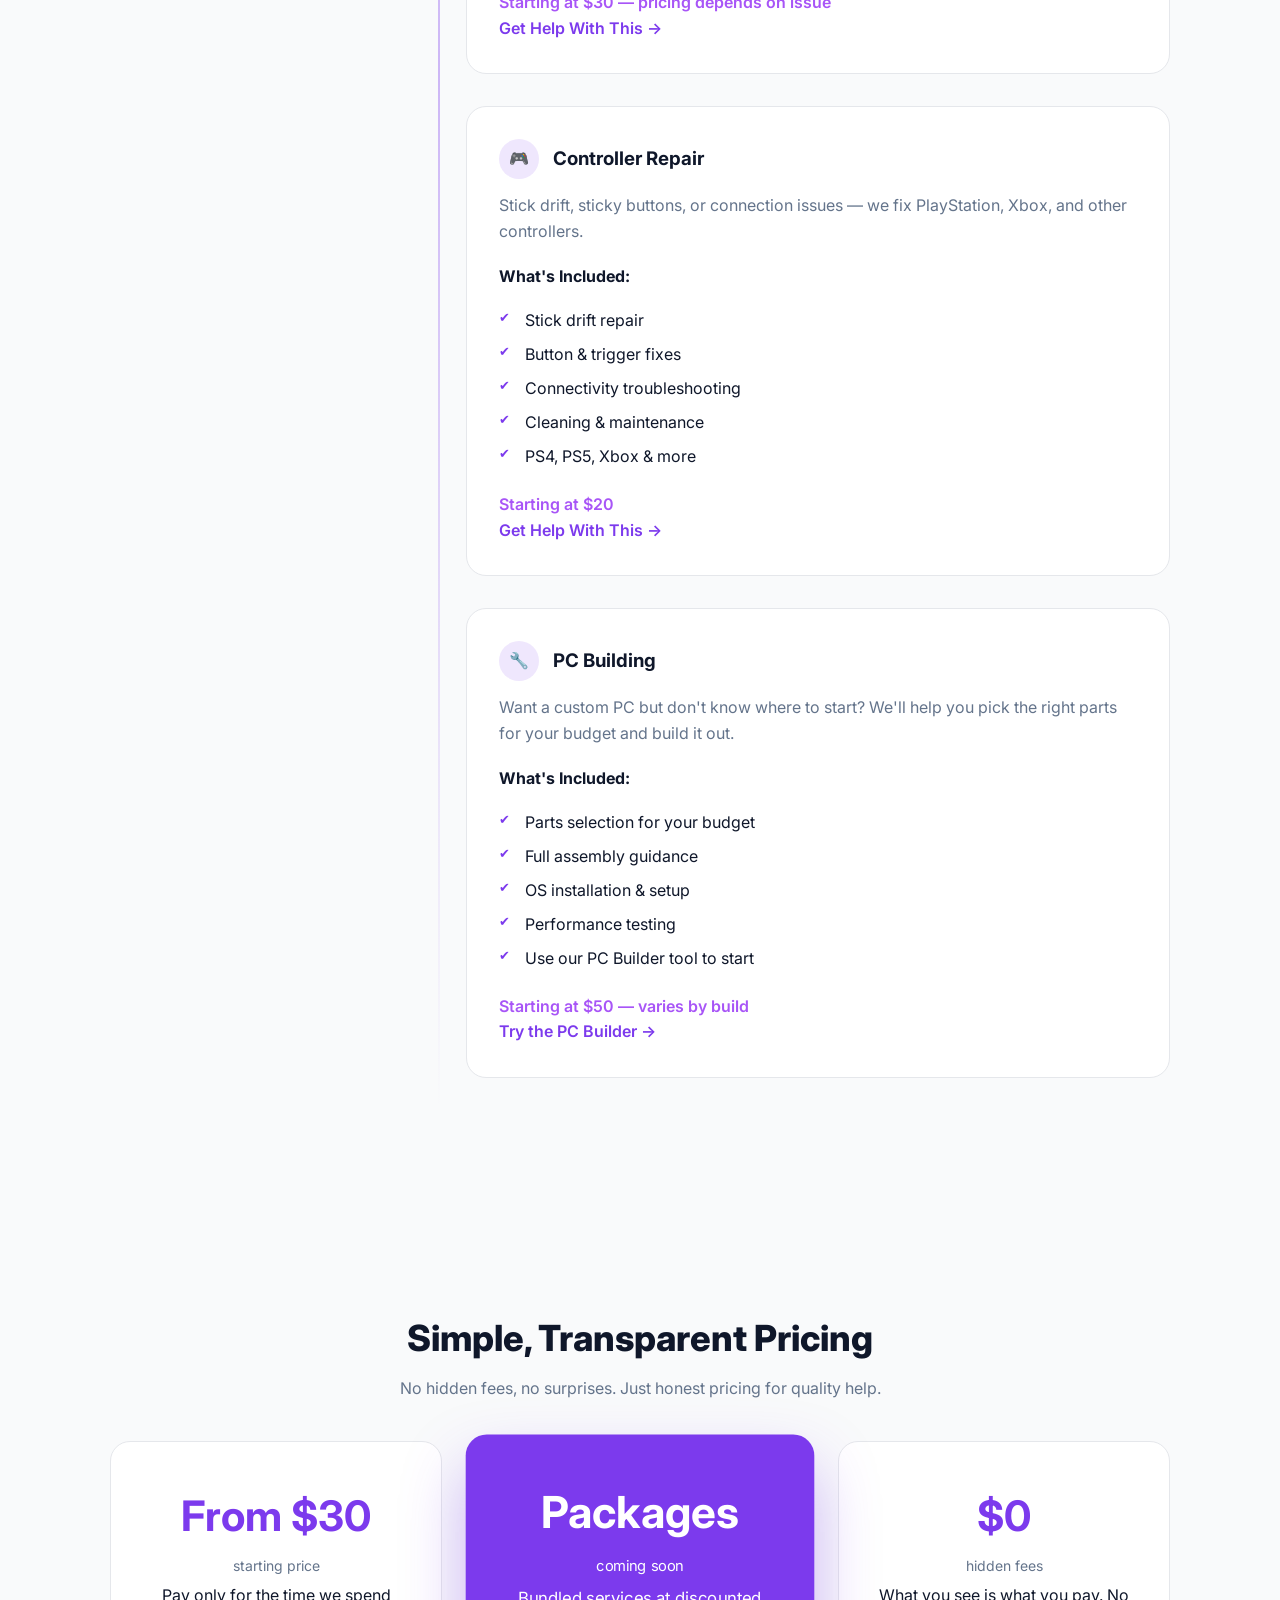
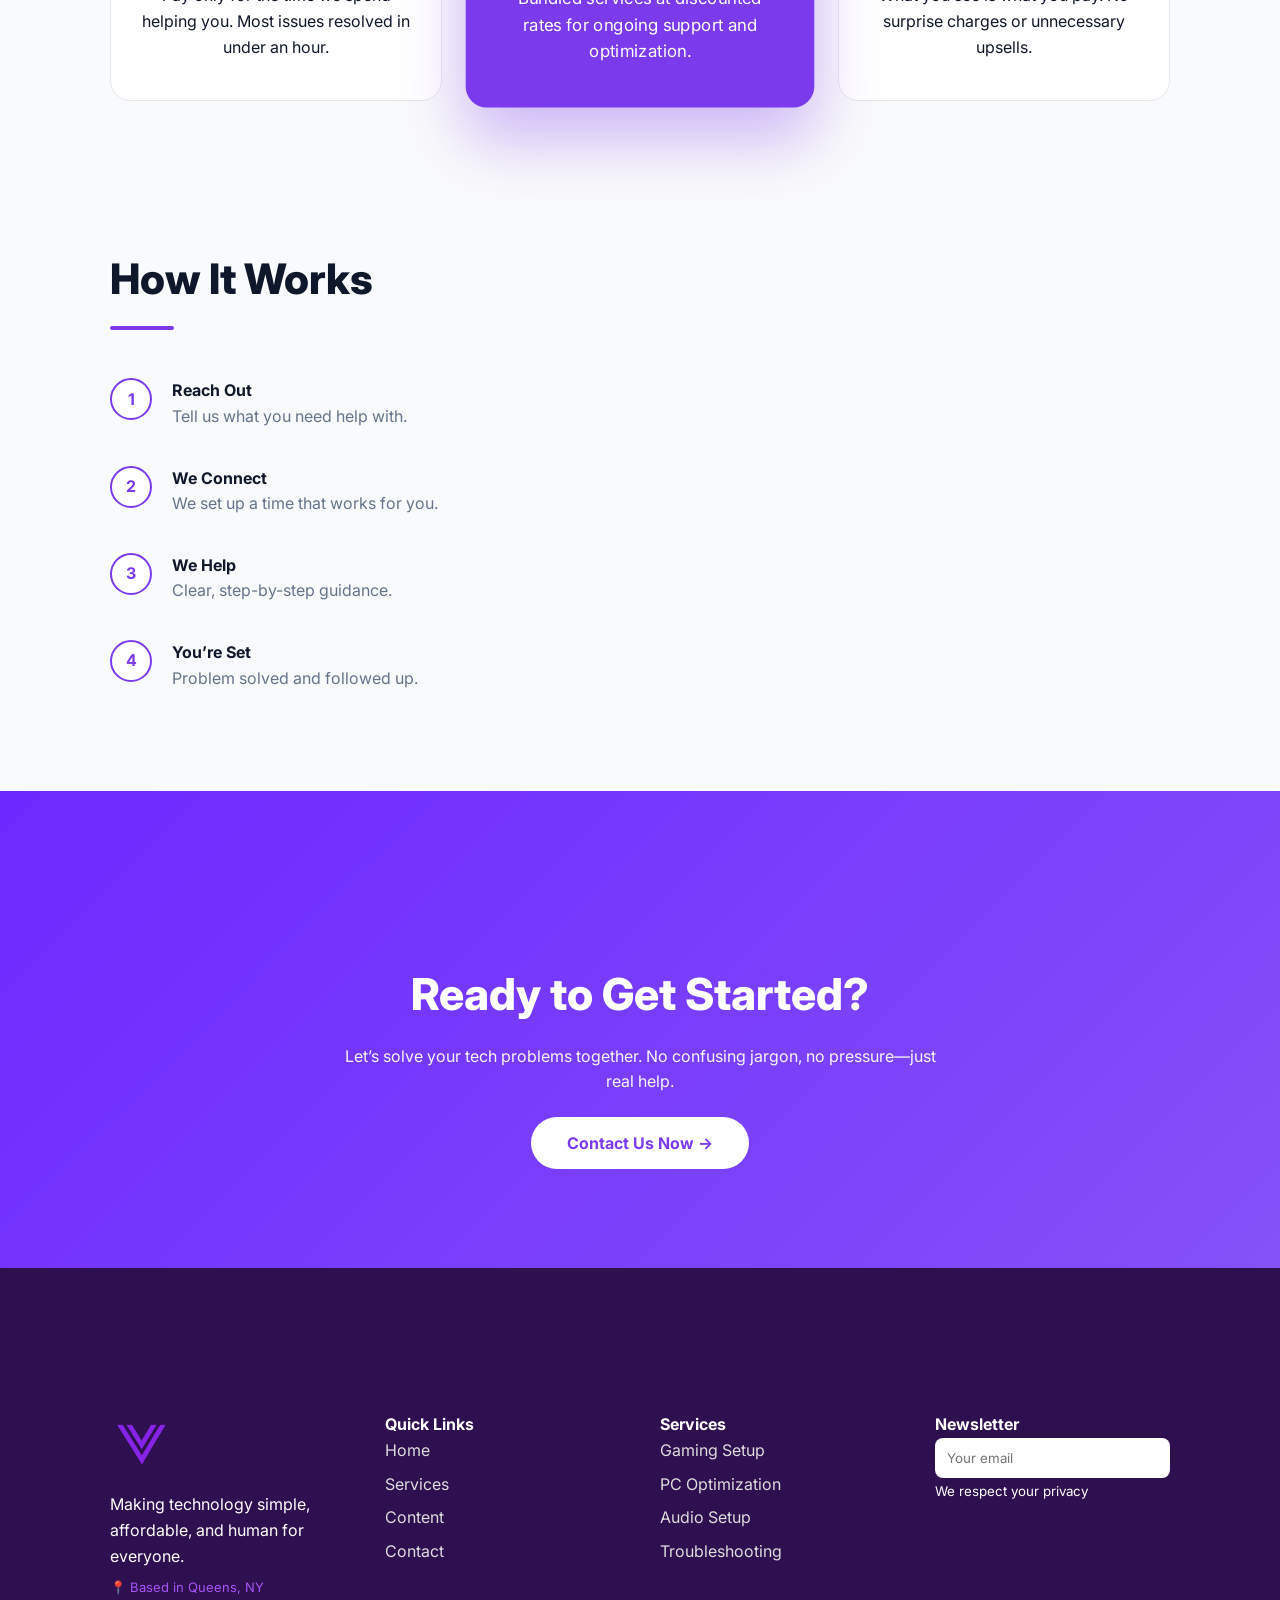
<file: services.html>
<!DOCTYPE html>
<html lang="en">
<head>
  <meta charset="UTF-8" />
  <meta name="viewport" content="width=device-width, initial-scale=1.0" />
  <title>Vyxxel — Services</title>

  <link href="https://fonts.googleapis.com/css2?family=Inter:wght@400;500;600;700;800&display=swap" rel="stylesheet">
  <link rel="stylesheet" href="css/styles.css">
  <!-- Favicons -->
<link rel="icon" type="image/x-icon" href="assets/favicons/favicon.ico">
<link rel="icon" type="image/png" sizes="16x16" href="assets/favicons/favicon-16x16.png">
<link rel="icon" type="image/png" sizes="32x32" href="assets/favicons/favicon-32x32.png">

<!-- Apple Touch Icon -->
<link rel="apple-touch-icon" sizes="180x180" href="assets/favicons/apple-touch-icon.png">

<!-- Android / PWA -->
<link rel="manifest" href="assets/favicons/site.webmanifest">
<link rel="icon" type="image/png" sizes="192x192" href="assets/favicons/android-chrome-192x192.png">
<link rel="icon" type="image/png" sizes="512x512" href="assets/favicons/android-chrome-512x512.png">
</head>
<body>

<!-- NAVBAR -->
<header class="navbar">
  <div class="nav-container">

    <!-- Left -->
    <a href="index.html" class="nav-logo">
  <img src="assets/Vyxxel.png" alt="Vyxxel logo">
</a>

    <!-- Center -->
    <nav class="nav-links">
      <a href="index.html">Home</a>
      <a href="services.html">Services</a>
      <a href="pc-builder.html">PC Builder</a>
      <a href="about.html">About</a>
      <a href="contact.html">Contact</a>
    </nav>

    <!-- Right -->
    <div class="nav-actions">
      <a href="contact.html" class="nav-cta">Get Help</a>
      <button id="themeToggle" class="nav-theme-toggle" aria-label="Toggle dark mode">🌙</button>
      <button class="nav-cart" onclick="openCart()"> 🛒 <span id="cartCount">0</span> </button>
      <button class="nav-hamburger" aria-label="Open menu">☰</button>
    </div>

  </div>
</header>


<!-- HEADER -->
<section class="services-hero">
  <div class="container center">
    <span class="breadcrumb">Home › Services</span>
    <h1>Our Services</h1>
    <p class="hero-subtext">
      We provide clear, affordable tech support that saves you time and frustration.
      No confusing jargon, no upselling—just real help from people who care.
    </p>
    <div class="helper-chip">
  <span>🤔</span>
  <span>Not sure which service fits? Pick one — we can adjust it together.</span>
</div>
  </div>
</section>

<!-- SERVICES -->
<section class="container services-grid">

  <!-- LEFT CATEGORIES -->
  <aside class="service-categories">
    <button onclick="scrollToService('pc-repair')">🖥 PC Repair & Optimization</button>
    <button onclick="scrollToService('phone-repair')">📱 Phone Repair</button>
    <button onclick="scrollToService('controller-repair')">🎮 Controller Repair</button>
    <button onclick="scrollToService('pc-build')">🔧 PC Building</button>
  </aside>

  <!-- RIGHT CARDS -->
  <div class="service-details">

    <div class="service-box" id="pc-repair">
      <div class="service-header">
        <div class="service-icon">🖥</div>
        <h3>PC Repair & Optimization</h3>
      </div>
      <p class="service-desc">Whether your PC won't turn on, runs slow, overheats, or has hardware issues — we diagnose, fix, and tune it up so it runs like new.</p>
      <h4 class="service-subtitle">What's Included:</h4>
      <ul class="service-list">
        <li>Diagnosis & troubleshooting</li>
        <li>Hardware repairs & replacements</li>
        <li>Virus & malware removal</li>
        <li>Startup & performance tuning</li>
        <li>OS reinstalls & recovery</li>
        <li>Cooling & thermal fixes</li>
        <li>Driver updates & storage cleanup</li>
      </ul>
      <p class="service-price" style="color:#a855f7; font-weight:600; margin-top:12px;">Starting at $30</p>
      <a href="contact.html" class="service-link">Get Help With This →</a>
    </div>

    <div class="service-box" id="phone-repair">
      <div class="service-header">
        <div class="service-icon">📱</div>
        <h3>Phone Repair</h3>
      </div>
      <p class="service-desc">Cracked screen, battery issues, or software problems — we handle common phone repairs quickly and affordably.</p>
      <h4 class="service-subtitle">What's Included:</h4>
      <ul class="service-list">
        <li>Screen assessments</li>
        <li>Battery diagnostics</li>
        <li>Software & boot issues</li>
        <li>Data recovery assistance</li>
        <li>General phone troubleshooting</li>
      </ul>
      <p class="service-price" style="color:#a855f7; font-weight:600; margin-top:12px;">Starting at $30 — pricing depends on issue</p>
      <a href="contact.html" class="service-link">Get Help With This →</a>
    </div>

    <div class="service-box" id="controller-repair">
      <div class="service-header">
        <div class="service-icon">🎮</div>
        <h3>Controller Repair</h3>
      </div>
      <p class="service-desc">Stick drift, sticky buttons, or connection issues — we fix PlayStation, Xbox, and other controllers.</p>
      <h4 class="service-subtitle">What's Included:</h4>
      <ul class="service-list">
        <li>Stick drift repair</li>
        <li>Button & trigger fixes</li>
        <li>Connectivity troubleshooting</li>
        <li>Cleaning & maintenance</li>
        <li>PS4, PS5, Xbox & more</li>
      </ul>
      <p class="service-price" style="color:#a855f7; font-weight:600; margin-top:12px;">Starting at $20</p>
      <a href="contact.html" class="service-link">Get Help With This →</a>
    </div>

    <div class="service-box" id="pc-build">
      <div class="service-header">
        <div class="service-icon">🔧</div>
        <h3>PC Building</h3>
      </div>
      <p class="service-desc">Want a custom PC but don't know where to start? We'll help you pick the right parts for your budget and build it out.</p>
      <h4 class="service-subtitle">What's Included:</h4>
      <ul class="service-list">
        <li>Parts selection for your budget</li>
        <li>Full assembly guidance</li>
        <li>OS installation & setup</li>
        <li>Performance testing</li>
        <li>Use our PC Builder tool to start</li>
      </ul>
      <p class="service-price" style="color:#a855f7; font-weight:600; margin-top:12px;">Starting at $50 — varies by build</p>
      <a href="pc-builder.html" class="service-link">Try the PC Builder →</a>
    </div>

  </div></section>

<!-- PRICING -->
<section class="pricing">
  <div class="container center">
    <h2>Simple, Transparent Pricing</h2>
    <p class="pricing-sub">
      No hidden fees, no surprises. Just honest pricing for quality help.
    </p>

    <div class="pricing-grid">

      <div class="pricing-card">
        <h3>From $30</h3>
        <span>starting price</span>
        <p>
          Pay only for the time we spend helping you.
          Most issues resolved in under an hour.
        </p>
      </div>

      <div class="pricing-card featured">
        <h3>Packages</h3>
        <span>coming soon</span>
        <p>
          Bundled services at discounted rates for ongoing support
          and optimization.
        </p>
      </div>

      <div class="pricing-card">
        <h3>$0</h3>
        <span>hidden fees</span>
        <p>
          What you see is what you pay.
          No surprise charges or unnecessary upsells.
        </p>
      </div>

    </div>
  </div>
</section>

<!-- HOW IT WORKS -->
<section class="container how-it-works">
  <h2>How It Works</h2>

  <div class="steps">
    <div class="step">
      <span class="step-number">1</span>
      <div>
        <strong>Reach Out</strong>
        <p>Tell us what you need help with.</p>
      </div>
    </div>

    <div class="step">
      <span class="step-number">2</span>
      <div>
        <strong>We Connect</strong>
        <p>We set up a time that works for you.</p>
      </div>
    </div>

    <div class="step">
      <span class="step-number">3</span>
      <div>
        <strong>We Help</strong>
        <p>Clear, step-by-step guidance.</p>
      </div>
    </div>

    <div class="step">
      <span class="step-number">4</span>
      <div>
        <strong>You’re Set</strong>
        <p>Problem solved and followed up.</p>
      </div>
    </div>
  </div>
</section>

<script>
function scrollToService(id) {
  const el = document.getElementById(id);
  const navHeight = document.querySelector('.navbar').offsetHeight;
  const y = el.getBoundingClientRect().top + window.scrollY - navHeight - 24;
  window.scrollTo({ top: y, behavior: 'smooth' });
}
</script>

<!-- CTA + FOOTER WRAPPER -->
<section class="cta-footer">

 <div class="cta">
    <div class="cta-inner">
      <h2>Ready to Get Started?</h2>
      <p>
        Let’s solve your tech problems together.
        No confusing jargon, no pressure—just real help.
      </p>
      <a href="contact.html" class="cta-btn">
        Contact Us Now →
      </a>
    </div>
  </div>

  <!-- FOOTER -->
    <footer class="footer">
    <div class="container footer-grid">

      <div>
        <div class="footer-logo">
  <img src="assets/Vyxxel.png" alt="Vyxxel logo">
</div>
        <p>Making technology simple, affordable, and human for everyone.</p>
        <p style="color:#a855f7; font-size:13px; margin-top:8px;">📍 Based in Queens, NY</p>
      </div>

      <div>
        <h4>Quick Links</h4>
        <a href="index.html">Home</a>
        <a href="services.html">Services</a>
        <a href="content.html">Content</a>
        <a href="contact.html">Contact</a>
      </div>

      <div>
        <h4>Services</h4>
        <a href="services.html">Gaming Setup</a>
        <a href="services.html">PC Optimization</a>
        <a href="services.html">Audio Setup</a>
        <a href="services.html">Troubleshooting</a>
      </div>

      <div>
        <h4>Newsletter</h4>
        <input type="email" placeholder="Your email">
        <small>We respect your privacy</small>
      </div>

    </div>
  </footer>

  <!-- GET NOTIFIED -->
<div id="notifyModal" class="notify-modal">
  <div class="notify-box">
    <button class="notify-close" onclick="closeNotify()">✕</button>

    <h2>Get Notified</h2>
    <p>Be the first to know when we launch new products and exclusive drops.</p>

    <input type="email" placeholder="Enter your email">
    <button class="btn-primary">Notify Me</button>
  </div>
</div>

<div id="cartDrawer" class="cart-drawer">

  <div class="cart-header">
    <h3>Your Cart</h3>
    <button class="cart-close" onclick="closeCart()">✕</button>
  </div>

  <ul id="cartItems" class="cart-items"></ul>

<button class="btn-primary cart-action" onclick="goToBooking()">
  Request Booking →
</button>
<div class="helper-chip">
  <span>🔒</span>
  <span>Nothing here is final — we’ll review it with you.</span>
</div>

</div>

<div id="toast" class="toast"></div>

</section>

<script src="js/theme.js"></script>
<script src="js/cart.js"></script>
<script src="js/shop.js"></script>

<script>
document.addEventListener('DOMContentLoaded', () => {
  const hamburger = document.querySelector('.nav-hamburger');
  const navLinks = document.querySelector('.nav-links');

  if (!hamburger || !navLinks) return;

  // Toggle menu on hamburger click
  hamburger.addEventListener('click', (e) => {
    e.stopPropagation(); // prevent document click
    navLinks.classList.toggle('open');
  });

  // Close menu when clicking a link
  navLinks.querySelectorAll('a').forEach(link => {
    link.addEventListener('click', () => {
      navLinks.classList.remove('open');
    });
  });

  // Close menu when clicking outside
  document.addEventListener('click', (e) => {
    if (
      navLinks.classList.contains('open') &&
      !navLinks.contains(e.target) &&
      !hamburger.contains(e.target)
    ) {
      navLinks.classList.remove('open');
    }
  });
});
</script>

</body>
</html>
</file>
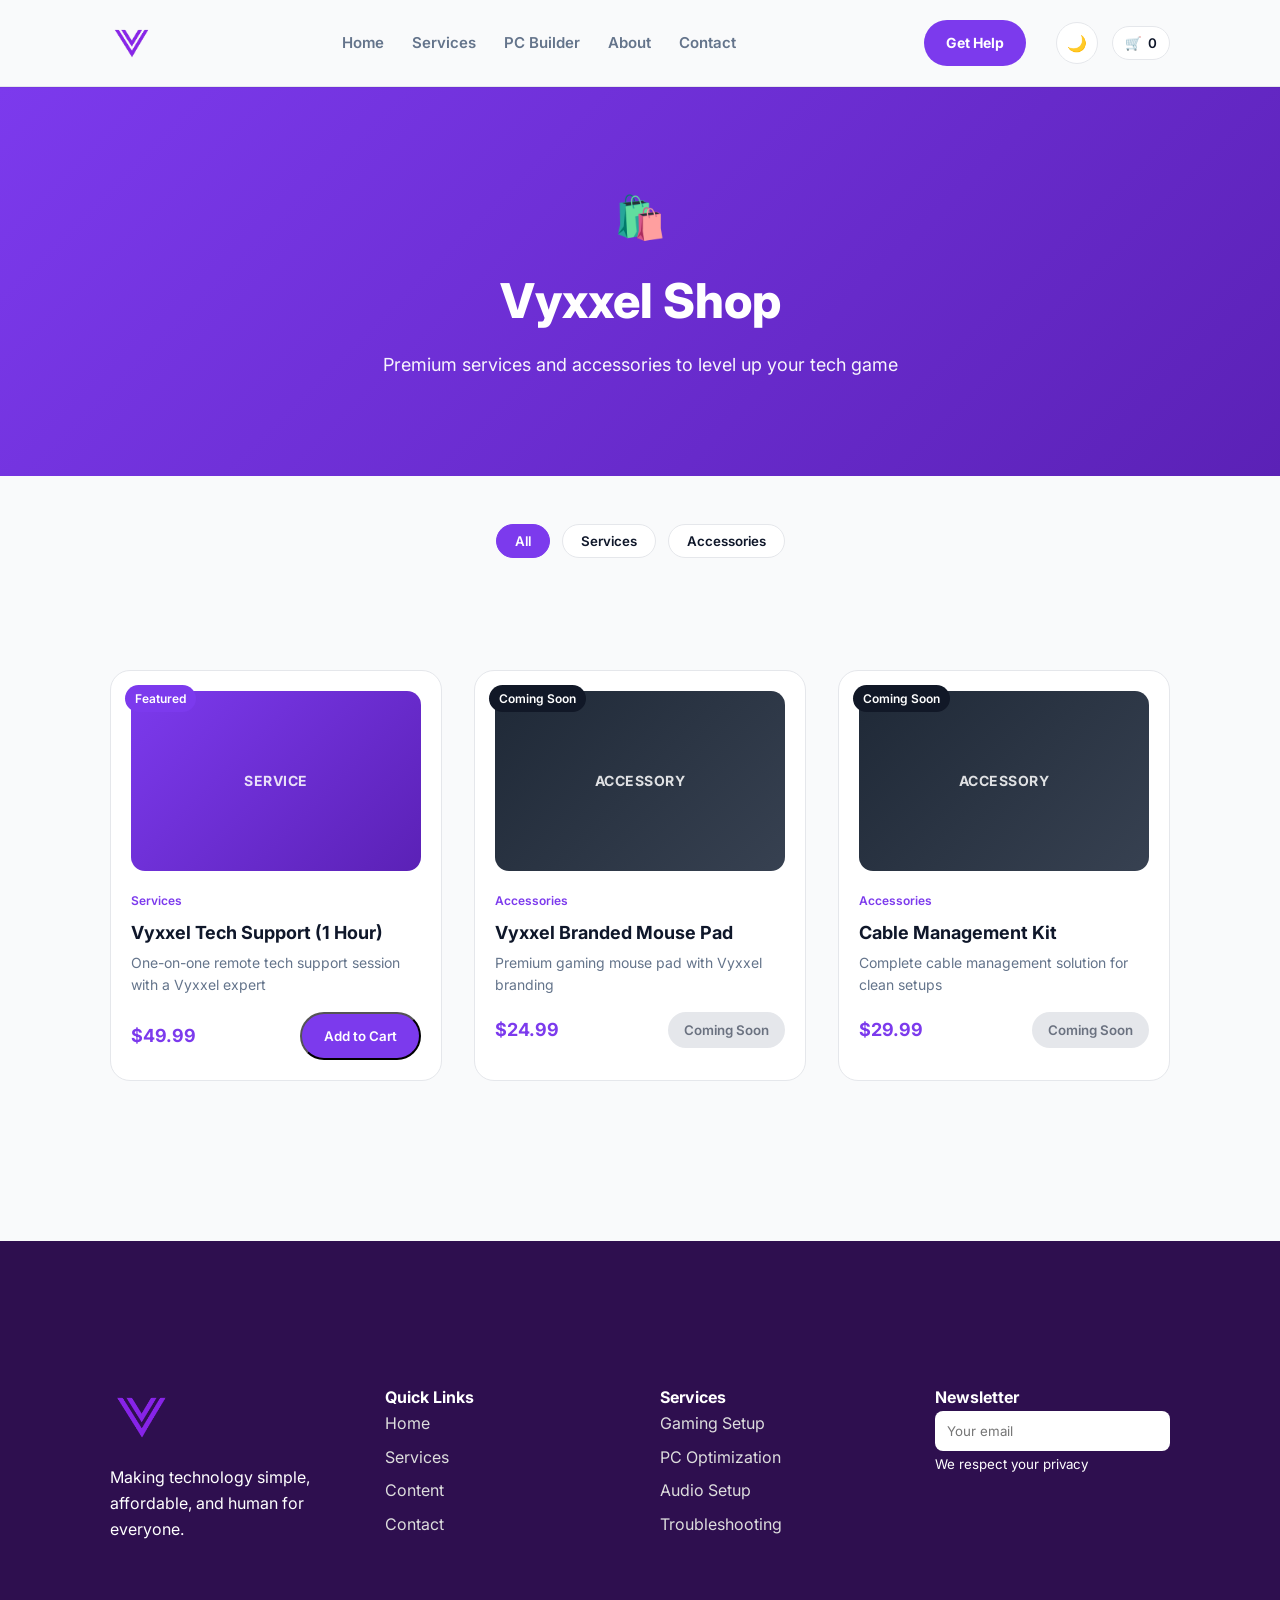
<file: shop.html>
<!DOCTYPE html>
<html lang="en">
<head>
  <meta charset="UTF-8" />
  <meta name="viewport" content="width=device-width, initial-scale=1.0" />
  <title>Vyxxel Shop</title>

  <link href="https://fonts.googleapis.com/css2?family=Inter:wght@400;500;600;700;800&display=swap" rel="stylesheet">
  <link rel="stylesheet" href="css/styles.css">
  <!-- Favicons -->
<link rel="icon" type="image/x-icon" href="assets/favicons/favicon.ico">
<link rel="icon" type="image/png" sizes="16x16" href="assets/favicons/favicon-16x16.png">
<link rel="icon" type="image/png" sizes="32x32" href="assets/favicons/favicon-32x32.png">

<!-- Apple Touch Icon -->
<link rel="apple-touch-icon" sizes="180x180" href="assets/favicons/apple-touch-icon.png">

<!-- Android / PWA -->
<link rel="manifest" href="assets/favicons/site.webmanifest">
<link rel="icon" type="image/png" sizes="192x192" href="assets/favicons/android-chrome-192x192.png">
<link rel="icon" type="image/png" sizes="512x512" href="assets/favicons/android-chrome-512x512.png">
</head>
<body>

<!-- NAVBAR -->
<header class="navbar">
  <div class="nav-container">

    <!-- Left -->
    <a href="index.html" class="nav-logo">
  <img src="assets/Vyxxel.png" alt="Vyxxel logo">
</a>

    <!-- Center -->
    <nav class="nav-links">
      <a href="index.html">Home</a>
      <a href="services.html">Services</a>
      <a href="pc-builder.html">PC Builder</a>
      <a href="about.html">About</a>
      <a href="contact.html">Contact</a>
    </nav>

    <!-- Right -->
    <div class="nav-actions">
      <a href="contact.html" class="nav-cta">Get Help</a>
      <button id="themeToggle" class="nav-theme-toggle" aria-label="Toggle dark mode">🌙</button>
      <button class="nav-cart" onclick="openCart()"> 🛒 <span id="cartCount">0</span> </button>
      <button class="nav-hamburger" aria-label="Open menu">☰</button>
    </div>

  </div>
</header>

<!-- SHOP HERO -->
<section class="shop-hero">
  <div class="shop-hero-inner">
    <div class="shop-icon">🛍️</div>
    <h1>Vyxxel Shop</h1>
    <p>Premium services and accessories to level up your tech game</p>
  </div>
</section>

<!-- FILTERS -->
<div class="shop-filters">
  <button class="active" data-filter="all">All</button>
  <button data-filter="services">Services</button>
  <button data-filter="accessories">Accessories</button>
</div>

<!-- PRODUCTS -->
<section class="shop-grid container">

  <!-- PRODUCT: SERVICE -->
  <div class="product-card featured" data-category="services">
    <span class="product-badge">Featured</span>

    <div class="product-image placeholder services">SERVICE</div>

    <span class="product-category">Services</span>
    <h3>Vyxxel Tech Support (1 Hour)</h3>
    <p>One-on-one remote tech support session with a Vyxxel expert</p>

    <div class="product-footer">
      <span class="price">$49.99</span>
<button class="btn-primary"
  onclick="addToCart({
    id: 'tech-support-1hr',
    name: 'Vyxxel Tech Support (1 Hour)',
    type: 'service'
  })">
  Add to Cart
</button>

    </div>
  </div>

  <!-- PRODUCT: ACCESSORY -->
  <div class="product-card" data-category="accessories">
    <span class="product-badge dark">Coming Soon</span>

    <div class="product-image placeholder accessories">ACCESSORY</div>

    <span class="product-category">Accessories</span>
    <h3>Vyxxel Branded Mouse Pad</h3>
    <p>Premium gaming mouse pad with Vyxxel branding</p>

    <div class="product-footer">
      <span class="price">$24.99</span>
      <button class="btn-disabled">Coming Soon</button>
    </div>
  </div>

  <!-- PRODUCT: ACCESSORY -->
  <div class="product-card" data-category="accessories">
    <span class="product-badge dark">Coming Soon</span>

    <div class="product-image placeholder accessories">ACCESSORY</div>

    <span class="product-category">Accessories</span>
    <h3>Cable Management Kit</h3>
    <p>Complete cable management solution for clean setups</p>

    <div class="product-footer">
      <span class="price">$29.99</span>
      <button class="btn-disabled">Coming Soon</button>
    </div>
  </div>

</section>

<!-- GET NOTIFIED -->
<div id="notifyModal" class="notify-modal">
  <div class="notify-box">
    <button class="notify-close" onclick="closeNotify()">✕</button>

    <h2>Get Notified</h2>
    <p>Be the first to know when we launch new products and exclusive drops.</p>

    <input type="email" placeholder="Enter your email">
    <button class="btn-primary">Notify Me</button>
  </div>
</div>

<div id="cartDrawer" class="cart-drawer">

  <div class="cart-header">
    <h3>Your Cart</h3>
    <button class="cart-close" onclick="closeCart()">✕</button>
  </div>

  <ul id="cartItems" class="cart-items"></ul>

<button class="btn-primary cart-action" onclick="goToBooking()">
  Request Booking →
</button>
<div class="helper-chip">
  <span>🔒</span>
  <span>Nothing here is final — we’ll review it with you.</span>
</div>

</div>

<div id="toast" class="toast"></div>

<!-- FOOTER -->
    <footer class="footer">
    <div class="container footer-grid">

      <div>
        <div class="footer-logo">
  <img src="assets/Vyxxel.png" alt="Vyxxel logo">
</div>
        <p>Making technology simple, affordable, and human for everyone.</p>
      </div>

      <div>
        <h4>Quick Links</h4>
        <a href="index.html">Home</a>
        <a href="services.html">Services</a>
        <a href="content.html">Content</a>
        <a href="contact.html">Contact</a>
      </div>

      <div>
        <h4>Services</h4>
        <a href="services.html">Gaming Setup</a>
        <a href="services.html">PC Optimization</a>
        <a href="services.html">Audio Setup</a>
        <a href="services.html">Troubleshooting</a>
      </div>

      <div>
        <h4>Newsletter</h4>
        <input type="email" placeholder="Your email">
        <small>We respect your privacy</small>
      </div>

    </div>
  </footer>

<script src="js/theme.js"></script>
<script src="js/cart.js"></script>
<script src="js/shop.js"></script>

<script>
document.addEventListener('DOMContentLoaded', () => {
  const hamburger = document.querySelector('.nav-hamburger');
  const navLinks = document.querySelector('.nav-links');

  if (!hamburger || !navLinks) return;

  // Toggle menu on hamburger click
  hamburger.addEventListener('click', (e) => {
    e.stopPropagation(); // prevent document click
    navLinks.classList.toggle('open');
  });

  // Close menu when clicking a link
  navLinks.querySelectorAll('a').forEach(link => {
    link.addEventListener('click', () => {
      navLinks.classList.remove('open');
    });
  });

  // Close menu when clicking outside
  document.addEventListener('click', (e) => {
    if (
      navLinks.classList.contains('open') &&
      !navLinks.contains(e.target) &&
      !hamburger.contains(e.target)
    ) {
      navLinks.classList.remove('open');
    }
  });
});
</script>

</body>
</html>
</file>
<file: css/styles.css>
html, body {
  max-width: 100%;
  overflow-x: hidden;
}

:root {
  --purple: #7c3aed;
  --purple-dark: #5b21b6;
  --bg: #f9fafb;
  --text: #0f172a;
  --muted: #64748b;
  --card: #ffffff;
  --border: #e5e7eb;
}

:root[data-theme="dark"] {
  --bg: #0b0d12;
  --text: #e6e8ef;
  --muted: #9aa1b2;
  --card: #0f1426;
  --border: #1f2540;

  --purple: #8b5cf6;
  --purple-dark: #7c3aed;
}

* {
  box-sizing: border-box;
  margin: 0;
  padding: 0;
  font-family: 'Inter', sans-serif;
}

body {
  background: var(--bg);
  color: var(--text);
  line-height: 1.6;
}

.theme-toggle {
  position: fixed;
  bottom: 20px;
  right: 20px;
  background: var(--card);
  color: var(--text);
  border: 1px solid var(--border);
  border-radius: 999px;
  padding: 10px 14px;
  cursor: pointer;
}

/* NAVBAR */
.navbar {
  position: sticky;
  top: 0;
  z-index: 1000;
  background: color-mix(in srgb, var(--bg) 92%, transparent);
  backdrop-filter: blur(12px);
  border-bottom: 1px solid var(--border);
  box-shadow: 0 1px 0 rgba(0,0,0,0.04);
}

.nav-actions {
  display: flex;
  align-items: center;
  gap: 14px;
  flex-direction: row;
  flex-wrap: nowrap;
}

.nav-theme-toggle {
  flex-shrink: 0;
}

.nav-container {
  max-width: 1100px;
  margin: auto;
  padding: 20px 20px;
  display: grid;
  grid-template-columns: auto 1fr auto;
  align-items: center;
}

.nav-logo {
  display: flex;
  align-items: center;
}

.nav-logo img {
  height: 44px;
  width: auto;
  display: block;
}

.nav-logo:hover img {
  opacity: 0.85;
}

.footer-logo img {
  height: 60px;
  width: auto;
  display: block;
  margin-bottom: 1rem;
  height: 64px;
}

.nav-links {
  display: flex;
  justify-content: center;
  gap: 28px;
  font-size: 14px;
}

.nav-links a {
  font-size: 15px;
  font-weight: 600;
  color: var(--muted);
  transition: color 0.2s ease;
}

.nav-links a:hover {
  color: var(--text);
}

.nav-cta {
  background: var(--purple);
  color: white;
  padding: 12px 22px;   /* ⬅ taller button */
  border-radius: 999px;
  font-weight: 700;
  font-size: 14px;
}

.nav-theme-toggle {
  margin-left: 16px;
  width: 42px;
  height: 42px;
  border-radius: 50%;
  border: 1px solid var(--border);
  background: var(--card);
  color: var(--text);
  cursor: pointer;
  font-size: 16px;

  display: flex;
  align-items: center;
  justify-content: center;

  transition: background 0.25s ease, color 0.25s ease, border 0.25s ease;
}

html {
  transition: background-color 0.35s ease, color 0.35s ease;
}

* {
  transition:
    background-color 0.35s ease,
    color 0.35s ease,
    border-color 0.35s ease;
}

.nav-theme-toggle:hover {
  background: var(--bg);
}

/* MOBILE NAV */
@media (max-width: 768px) {
  header {
    flex-direction: column;
    align-items: flex-start;
    gap: 1rem;
  }

  .nav-links {
    flex-direction: column;
    width: 100%;
    gap: 0.75rem;
  }

  .header-actions {
    width: 100%;
    justify-content: flex-start;
    gap: 0.75rem;
  }
}

a {
  text-decoration: none;
  color: inherit;
}

.container {
  max-width: 1100px;
  margin: auto;
  padding: 64px 20px;
}

/* HERO */
.hero {
  display: grid;
  grid-template-columns: 1.2fr 1fr;
  gap: 40px;
  align-items: center;
}

.hero h1 {
  font-size: 48px;
  font-weight: 800;
  margin-bottom: 20px;
}

.hero h1 span {
  color: var(--purple);
}

.hero p {
  color: var(--muted);
  max-width: 480px;
  margin-bottom: 30px;
}

.buttons {
  display: flex;
  gap: 16px;
}

.btn-primary {
  background: var(--purple);
  color: white;
  padding: 14px 22px;
  border-radius: 999px;
  font-weight: 600;
}

.btn-outline {
  border: 2px solid var(--purple);
  color: var(--purple);
  padding: 12px 22px;
  border-radius: 999px;
  font-weight: 600;
}

/* HERO CARDS */
.hero-cards {
  position: relative;
  display: flex;
  flex-direction: column;
  gap: 16px;
}

.mini-card {
  background: var(--card);
  border-radius: 18px;
  padding: 20px 22px;

  border: 1.5px solid var(--border);
  box-shadow: 0 10px 25px rgba(0, 0, 0, 0.05);

  transition: transform 0.35s ease, box-shadow 0.35s ease;
}

.hero-cards .mini-card:nth-child(1) {
  transform: translateX(12px) rotate(-2deg);
}

.hero-cards .mini-card:nth-child(2) {
  transform: translateX(0) rotate(0deg);
  z-index: 2;
}

.hero-cards .mini-card:nth-child(3) {
  transform: translateX(12px) rotate(2deg);
}

.hero-cards:hover .mini-card {
  transform: translateX(0) rotate(0deg);
}

.mini-card:hover {
  transform: translateY(-6px) scale(1.02);
  box-shadow: 0 18px 40px rgba(124, 58, 237, 0.18);
  z-index: 5;
}

.mini-card h4 {
  font-weight: 600;
  margin-bottom: 6px;
}

/* HOME SERVICES SECTION */
.home-services {
  padding-top: 40px;
}

/* Grid */
.service-card-grid {
  display: grid;
  grid-template-columns: repeat(3, 1fr);
  gap: 32px;
  margin-top: 48px;
}

/* Card */
.service-card {
  background: var(--card);
  border-radius: 20px;
  padding: 32px;
  border: 1.5px solid var(--border);
  transition: all 0.25s ease;
}

.service-card:hover {
  border-color: var(--purple);
  box-shadow: 0 20px 40px rgba(124, 58, 237, 0.15);
  transform: translateY(-2px);
}

/* Icon (same as services page) */
.service-card .service-icon {
  width: 42px;
  height: 42px;
  border-radius: 50%;
  background: rgba(124, 58, 237, 0.12);
  color: var(--purple);

  display: flex;
  align-items: center;
  justify-content: center;

  font-size: 18px;
  margin-bottom: 16px;
}

/* Title */
.service-card h3 {
  font-size: 20px;
  font-weight: 700;
  margin-bottom: 10px;
}

/* Text */
.service-card p {
  color: var(--muted);
  line-height: 1.6;
  font-size: 15px;
}

/* SERVICES */
.section-title h2 {
  font-size: 36px; /* was ~32 */
  font-weight: 800;
  margin-top: 8px;
}

.badge {
  display: inline-block;
  background: #ede9fe;
  color: var(--purple);
  padding: 6px 12px;
  border-radius: 999px;
  font-size: 13px;
  font-weight: 600;
  margin-bottom: 12px;
}

.services {
  display: grid;
  grid-template-columns: repeat(3, 1fr);
  gap: 24px;
}

.services-layout {
  display: grid;
  grid-template-columns: 320px 1fr;
  gap: 48px;
  align-items: flex-start;
}

.service-content {
  position: relative;
}

.service-content::before {
  content: "";
  position: absolute;
  left: -24px;
  top: 0;
  bottom: 0;
  width: 2px;
  background: linear-gradient(
    to bottom,
    transparent,
    var(--purple),
    transparent
  );
  opacity: 0.4;
}

.service-card {
  background: var(--card);
  border-radius: 18px;
  padding: 28px;
  border: 1px solid var(--purple);
}

/* WHY CHOOSE VYXXEL */
.why-vyxxel {
  padding: 80px 0;
}

.why-grid {
  display: grid;
  grid-template-columns: 1.1fr 1fr;
  gap: 64px;
  align-items: center;
}

/* LEFT COLUMN */
.why-features {
  position: relative;
  padding-left: 28px;
}

/* Vertical purple line */
.why-features::before {
  content: "";
  position: absolute;
  left: 0;
  top: 6px;
  bottom: 6px;
  width: 3px;
  background: var(--purple);
  border-radius: 999px;
}

/* Individual item */
.why-item {
  display: flex;
  gap: 16px;
  margin-bottom: 28px;
}

.check {
  width: 26px;
  height: 26px;
  border-radius: 50%;
  background: rgba(124, 58, 237, 0.15);
  color: var(--purple);

  display: flex;
  align-items: center;
  justify-content: center;

  font-size: 13px;
  font-weight: 700;
  flex-shrink: 0;
}

.why-item h4 {
  font-size: 16px;
  font-weight: 700;
  margin-bottom: 4px;
}

.why-item p {
  font-size: 14px;
  color: var(--muted);
  line-height: 1.5;
}

/* RIGHT COLUMN */
.why-text h2 {
  font-size: 36px;
  font-weight: 800;
  margin-bottom: 16px;
}

.why-text h2 span {
  color: var(--purple);
}

.why-text p {
  color: var(--muted);
  line-height: 1.6;
  max-width: 480px;
}


/* CTA + FOOTER WRAPPER */
.cta-footer {
  background: linear-gradient(135deg, #6d28ff, #8b5cf6);
  color: white;
}

/* CTA */
.cta {
  background: transparent;
}

.cta-inner {
  max-width: 1100px;
  margin: 0 auto;
  padding: 72px 20px 56px;
  text-align: center;
}

.cta h2 {
  font-size: 44px;
  font-weight: 800;
  margin-bottom: 14px;
}

.cta p {
  max-width: 600px;
  margin: 0 auto 32px;
  line-height: 1.6;
  opacity: 0.95;
}

.cta-btn {
  background: var(--card);
  color: var(--purple);
  padding: 16px 36px;
  border-radius: 999px;
  font-weight: 700;
  text-decoration: none;
}

/* FOOTER */

/* CONTENT SECTION */
.content-section {
  background: linear-gradient(135deg, #7c3aed, #5b21b6);
  color: white;
  padding: 120px 20px;
  text-align: center;
}

.content-badge {
  display: inline-block;
  background: rgba(255,255,255,0.15);
  padding: 6px 14px;
  border-radius: 999px;
  font-size: 13px;
  font-weight: 600;
  margin-bottom: 14px;
}

.content-section h2 {
  font-size: 42px;
  font-weight: 800;
  margin-bottom: 12px;
}

.content-subtext {
  font-size: 18px;
  opacity: 0.95;
  max-width: 600px;
  margin: 0 auto 60px;
}

/* CONTENT CARDS */
.content-cards {
  max-width: 1100px;
  margin: auto;
  display: grid;
  grid-template-columns: repeat(3, 1fr);
  gap: 28px;
}

.content-card {
  background: var(--card);
  color: var(--text);
  border-radius: 18px;
  overflow: hidden;
  text-align: left;
  box-shadow: 0 20px 40px rgba(0,0,0,0.15);
  transition: transform 0.3s ease;
  position: relative;
}

.content-card:hover {
  transform: translateY(-6px);
}

.content-card img {
  width: 100%;
  height: 180px;
  object-fit: cover;
}

.content-body {
  padding: 20px;
}

.tag {
  position: absolute;
  top: 12px;
  left: 12px;

  background: var(--purple);
  color: white;
  padding: 4px 10px;
  font-size: 12px;
  font-weight: 600;
  border-radius: 999px;
  z-index: 2;
}

.content-body h3 {
  font-size: 18px;
  font-weight: 700;
  margin-bottom: 6px;
}

.content-body p {
  font-size: 14px;
  color: var(--muted);
}

/* VIEW ALL LINK */
.content-link {
  display: inline-block;
  margin-top: 50px;
  font-weight: 600;
  color: white;
  font-size: 16px;
}

/* SHOP PREVIEW */
.shop-preview {
  background: var(--card);
  padding: 120px 20px;
  border-top: 6px solid var(--purple);
  border-bottom: 6px solid var(--purple);
}

.shop-container {
  max-width: 1100px;
  margin: auto;
  display: grid;
  grid-template-columns: 1.1fr 1fr;
  align-items: center;
  gap: 60px;
}

.shop-badge {
  display: inline-block;
  border: 1.5px solid var(--purple);
  color: var(--purple);
  padding: 6px 14px;
  border-radius: 999px;
  font-size: 13px;
  font-weight: 600;
  margin-bottom: 16px;
}

.shop-text h2 {
  font-size: 40px;
  font-weight: 800;
  margin-bottom: 16px;
}

.shop-text p {
  font-size: 16px;
  color: var(--muted);
  max-width: 460px;
  margin-bottom: 22px;
}

.shop-link {
  font-weight: 600;
  color: var(--purple);
  font-size: 15px;
}

/* RIGHT VISUAL */
.shop-visual {
  display: flex;
  justify-content: center;
  align-items: center;
}

.shop-visual span {
  font-size: 120px;
  font-weight: 900;
  letter-spacing: 10px;
  color: rgba(124, 58, 237, 0.08);
}

/* RESPONSIVE */
@media (max-width: 900px) {
  .shop-container {
    grid-template-columns: 1fr;
    text-align: center;
  }

  .shop-text p {
    margin-left: auto;
    margin-right: auto;
  }

  .shop-visual span {
    font-size: 90px;
  }
}

/* RESPONSIVE */
@media (max-width: 900px) {
  .content-cards {
    grid-template-columns: 1fr;
  }

  .content-section h2 {
    font-size: 34px;
  }
}


.footer {
  background: #2e0f4f;
  color: white;
  padding: 80px 20px;
}

.footer-grid {
  display: grid;
  grid-template-columns: repeat(4, 1fr);
  gap: 40px;
}

.footer a {
  display: block;
  color: #ddd;
  text-decoration: none;
  margin-bottom: 8px;
}

.footer input {
  width: 100%;
  padding: 12px;
  border-radius: 8px;
  border: none;
}

/* RESPONSIVE */
@media (max-width: 900px) {
  .hero,
  .why,
  .services {
    grid-template-columns: 1fr;
  }

  .hero h1 {
    font-size: 38px;
  }
}

/* SERVICES PAGE DESKTOP LAYOUT */
.services-grid {
  display: grid;
  grid-template-columns: 300px 1fr;
  gap: 56px;
  align-items: flex-start;
}

/* Right-side service details container */
.service-details {
  position: relative;
}

/* Visual anchor line */
.service-details::before {
  content: "";
  position: absolute;
  left: -28px;
  top: 0;
  bottom: 0;
  width: 2px;
  background: linear-gradient(
    to bottom,
    transparent,
    var(--purple),
    transparent
  );
  opacity: 0.35;
}

@media (max-width: 768px) {
  .services-grid {
    grid-template-columns: 1fr !important;
  }
}

.services-hero {
  padding: 72px 20px 56px; /* ⬅ tighter */
  background: var(--card);
  text-align: center;
}

.services-hero h1 {
  font-size: 48px;
  font-weight: 800;
  margin-bottom: 14px; /* ⬅ was too big */
}

.hero-subtext {
  max-width: 700px;
  margin: 0 auto;
  color: var(--muted);
  font-size: 17px;
  line-height: 1.6;
}

.breadcrumb {
  display: inline-block;
  margin-bottom: 16px;
  color: var(--purple);
  font-size: 14px;
}


/* CATEGORIES */
.service-categories button {
  width: 100%;
  height: 56px;
  margin-bottom: 14px;
  border-radius: 999px;
  border: 1px solid rgba(124,58,237,.35);
  background: rgba(124,58,237,.12);
  font-weight: 600;
  cursor: pointer;
  color: var(--text);
}

.service-categories button svg,
.service-categories button i {
  color: var(--text);
}

.service-categories button:hover {
  background: rgba(124, 58, 237, 0.18);
}

/* SERVICE CARD */
.service-box {
  background: var(--card);
  border-radius: 20px;
  padding: 32px;
  border: 1.5px solid var(--border);
  margin-bottom: 32px;
  transition: .25s ease;
}

.service-box:hover {
  border-color: var(--purple);
  box-shadow: 0 12px 28px rgba(124,58,237,.15);
}

/* CLEAN BULLET LIST FOR SERVICE CARDS */
.service-box ul {
  list-style: none;
  padding: 0;
  margin: 18px 0 24px;
}

.service-box ul li {
  position: relative;
  padding-left: 26px;
  margin-bottom: 10px;
  line-height: 1.5;
  color: var(--text);
}

/* Purple check bullet */
.service-box ul li::before {
  content: "✔";
  position: absolute;
  left: 0;
  top: 0;
  color: var(--purple);
  font-size: 13px;
}

.service-header {
  display: flex;
  align-items: center;
  gap: 14px;
}

.service-icon {
  width: 40px;
  height: 40px;
  border-radius: 50%;
  background: rgba(124,58,237,.12);
  display: flex;
  align-items: center;
  justify-content: center;
}

.service-desc {
  color: var(--muted);
  margin: 14px 0 20px;
}

.service-list {
  list-style: none;
  padding: 0;
}

.service-list li {
  margin-bottom: 5px;
}

.service-link {
  color: var(--purple);
  font-weight: 600;
}

/* HOW IT WORKS */
.steps .step {
  display: flex;
  gap: 20px;
  margin-bottom: 30px;
}

.step-number {
  width: 42px;
  height: 42px;
  border-radius: 50%;
  border: 2px solid var(--purple);
  color: var(--purple);
  display: flex;
  align-items: center;
  justify-content: center;
}

.pricing {
  padding: 72px 20px;
  padding-bottom: 48px;
  background: var(--bg);
  text-align: center;
}

.pricing-card {
  display: flex;
  flex-direction: column;
  justify-content: space-between;
  min-height: 260px;
  text-align: center;
}

.pricing h2 {
  font-size: 36px;
  font-weight: 800;
  margin-bottom: 8px;
}

.pricing-sub {
  color: var(--muted);
  margin-bottom: 40px;
}

.pricing-grid {
  display: grid;
  grid-template-columns: repeat(3, minmax(260px, 1fr));
  gap: 32px;
  align-items: stretch;
  justify-content: center;
}

@media (max-width: 768px) {

  .pricing-grid {
    grid-template-columns: 1fr;
    gap: 24px;
  }

  .pricing-card {
    transform: none !important;
    max-width: 100%;
    margin: 0 auto;
  }

  .pricing-card.featured {
    transform: none !important;
    box-shadow: 0 20px 40px rgba(124, 58, 237, 0.25);
  }
}

@media (max-width: 768px) {
  .pricing-card.featured {
    border-radius: 24px;
  }
}

.pricing-card.featured {
  transform: scale(1.05);
  box-shadow: 0 30px 60px rgba(124, 58, 237, 0.35);
  border: none;
}

.pricing-card {
  background: var(--card);
  border-radius: 20px;
  padding: 40px 30px;
  border: 1.5px solid var(--border);
}

.pricing-card h3 {
  font-size: 42px;
  color: var(--purple);
}

.pricing-card span {
  font-size: 14px;
  color: var(--muted);
}

.pricing-card.featured {
  background: var(--purple);
  color: white;
}

.pricing-card.featured h3,
.pricing-card.featured span {
  color: white;
}

/* CTA + FOOTER WRAPPER */
.cta-footer {
  background: linear-gradient(135deg, #6d28ff, #8b5cf6);
  color: white;
}

/* CTA (NO BACKGROUND ANYMORE) */
.cta {
  background: transparent;
  padding: 96px 20px 56px;
  text-align: center;
}

.cta h2 {
  font-size: 44px;
  font-weight: 800;
  margin-bottom: 14px;
}

.cta p {
  max-width: 600px;
  margin: 0 auto 36px;
  line-height: 1.6;
  opacity: 0.95;
}

.cta-btn {
  background: var(--card);
  color: var(--purple);
  padding: 16px 36px;
  border-radius: 999px;
  font-weight: 700;
  text-decoration: none;
}


/* HOW IT WORKS – UPGRADED */
.how-it-works {
  margin-top: 32px;
  padding-top: 0;
}

.how-it-works h2 {
  font-size: 42px;
  font-weight: 800;
  margin-bottom: 48px;
  margin-top: 0;
}

.how-it-works .step {
  display: flex;
  align-items: flex-start;
  gap: 20px;
  margin-bottom: 36px;
}

.how-it-works .step-number {
  width: 42px;
  height: 42px;
  border-radius: 50%;
  border: 2px solid var(--purple);
  color: var(--purple);

  display: flex;
  align-items: center;
  justify-content: center;

  font-weight: 700;
  font-size: 16px;
  flex-shrink: 0;
}

.how-it-works .step h4 {
  font-size: 20px;
  font-weight: 700;
  margin-bottom: 6px;
}

.how-it-works .step p {
  color: var(--muted);
  line-height: 1.6;
  max-width: 520px;
}

.how-it-works h2::after {
  content: "";
  display: block;
  width: 64px;
  height: 4px;
  background: var(--purple);
  border-radius: 999px;
  margin-top: 14px;
}

.steps-vertical {
  display: flex;
  flex-direction: column;
  gap: 48px;
  position: relative;
}

/* Optional vertical guide line */
.steps-vertical::before {
  content: "";
  position: absolute;
  left: 22px;
  top: 0;
  bottom: 0;
  width: 2px;
  background: rgba(124, 58, 237, 0.15);
}

.step {
  display: flex;
  align-items: flex-start;
  gap: 32px;
  position: relative;
}

.step-number {
  width: 44px;
  height: 44px;
  border-radius: 50%;

  background: var(--card);
  border: 2px solid var(--purple);
  color: var(--purple);

  display: flex;
  align-items: center;
  justify-content: center;

  font-weight: 700;
  font-size: 16px;
  flex-shrink: 0;
  z-index: 2;
}

.step-text strong {
  font-size: 20px;
  display: block;
  margin-bottom: 8px;
}

.step-text p {
  color: var(--muted);
  max-width: 460px;
  line-height: 1.6;
}

/* CONTENT HERO */
.content-hero {
  padding: 80px 20px 64px;
  text-align: center;
}

.content-hero h1 {
  font-size: 48px;
  font-weight: 800;
  margin-bottom: 12px;
}

/* FEATURED GRID */
.featured-grid {
  display: grid;
  grid-template-columns: repeat(3, 1fr);
  gap: 28px;
  margin-top: 40px;
}

/* CONTENT CARDS */
.content-card {
  background: var(--card);
  border-radius: 20px;
  overflow: hidden;
  border: 1.5px solid var(--border);
  transition: all 0.25s ease;
}

.content-card:hover {
  border-color: var(--purple);
  transform: translateY(-4px);
  box-shadow: 0 20px 40px rgba(124,58,237,0.15);
}

.content-card img {
  width: 100%;
  height: 180px;
  object-fit: cover;
}

.content-card h3 {
  font-size: 18px;
  font-weight: 700;
  padding: 16px;
}

.meta {
  font-size: 13px;
  color: var(--muted);
  padding: 0 16px 16px;
}

/* TAG */
.tag {
  position: absolute;
  margin: 12px;
  padding: 4px 10px;
  font-size: 12px;
  font-weight: 600;
  background: var(--purple);
  color: white;
  border-radius: 999px;
}

/* FILTER PILLS */
.filter-pills {
  display: flex;
  gap: 12px;
  justify-content: center;
  margin: 48px 0;
}

.filter-pills button {
  padding: 8px 16px;
  border-radius: 999px;
  border: 1px solid var(--border);
  background: var(--card);
  background: var(--purple);
  color: white;
  border-color: var(--purple);
  font-size: 13px;
  cursor: pointer;
}

.filter-pills .active {
  background: var(--purple);
  color: white;
  border-color: var(--purple);
}

/* ARTICLES GRID */
.articles-grid {
  display: grid;
  grid-template-columns: repeat(3, 1fr);
  gap: 28px;
}

@media (max-width: 900px) {
  .featured-grid,
  .articles-grid {
    grid-template-columns: 1fr;
  }

  .filter-pills {
    flex-wrap: wrap;
  }
}

/* SEARCH BAR */
.search-bar {
  margin-top: 28px;
  max-width: 520px;
  margin-inline: auto;
  display: flex;
  background: #f4f4f7;
  border-radius: 999px;
  padding: 6px;
}

.search-bar input {
  flex: 1;
  border: none;
  background: transparent;
  padding: 12px 16px;
  font-size: 14px;
  outline: none;
}

.search-bar button {
  background: var(--purple);
  color: white;
  border: none;
  border-radius: 999px;
  padding: 10px 16px;
  cursor: pointer;
}

/* ---------- SHOP HERO ---------- */
.shop-hero {
  background: linear-gradient(135deg, #7c3aed, #5b21b6);
  color: white;
  padding: 96px 20px;
  text-align: center;
}

.shop-hero-inner {
  max-width: 900px;
  margin: auto;
}

.shop-icon {
  font-size: 42px;
  margin-bottom: 12px;
}

.shop-hero h1 {
  font-size: 48px;
  font-weight: 800;
  margin-bottom: 12px;
}

.shop-hero p {
  font-size: 18px;
  opacity: 0.95;
}

/* ---------- SHOP FILTERS ---------- */
.shop-filters {
  display: flex;
  justify-content: center;
  gap: 12px;
  margin: 48px 0;
}

.shop-filters button {
  padding: 8px 18px;
  border-radius: 999px;
  border: 1px solid var(--border);
  background: var(--card);
  color: var(--text);
  font-weight: 600;
  cursor: pointer;

  transition: background-color 0.25s ease,
              color 0.25s ease,
              border-color 0.25s ease;
}

.shop-filters button:hover {
  background: color-mix(in srgb, var(--purple) 18%, var(--card));
}

.shop-filters .active {
  background: var(--purple);
  color: white;
  border-color: var(--purple);
}

/* ---------- SHOP GRID ---------- */
.shop-grid {
  display: grid;
  grid-template-columns: repeat(3, 1fr);
  gap: 32px;
  margin-bottom: 96px;
}

@media (max-width: 900px) {
  .shop-grid {
    grid-template-columns: 1fr;
  }
}

/* ---------- PRODUCT CARD ---------- */
.product-card {
  background: var(--card);
  border: 1px solid var(--border);
  border-radius: 20px;
  padding: 20px;
  position: relative;

  transition: transform 0.25s ease,
              box-shadow 0.25s ease,
              border-color 0.25s ease;
}

.product-card:hover {
  transform: translateY(-4px);
  border-color: var(--purple);
  box-shadow: 0 20px 40px rgba(124, 58, 237, 0.18);
}

.product-card img {
  width: 100%;
  border-radius: 14px;
  margin-bottom: 16px;
}

.product-category {
  font-size: 12px;
  font-weight: 600;
  color: var(--purple);
}

.product-card h3 {
  font-size: 18px;
  font-weight: 700;
  margin: 6px 0 4px;
}

.product-card p {
  font-size: 14px;
  color: var(--muted);
  line-height: 1.6;
}

/* ---------- PRODUCT FOOTER ---------- */
.product-footer {
  display: flex;
  justify-content: space-between;
  align-items: center;
  margin-top: 16px;
}

.price {
  font-size: 18px;
  font-weight: 700;
  color: var(--purple);
}

/* ---------- BADGES ---------- */
.product-badge {
  position: absolute;
  top: 14px;
  left: 14px;
  background: var(--purple);
  color: white;
  padding: 4px 10px;
  border-radius: 999px;
  font-size: 12px;
  font-weight: 600;
}

.product-badge.dark {
  background: #111827;
}

/* ---------- BUTTON STATES ---------- */
.btn-disabled {
  background: #e5e7eb;
  color: #6b7280;
  border: none;
  padding: 10px 16px;
  border-radius: 999px;
  font-weight: 600;
  cursor: not-allowed;
}

:root[data-theme="dark"] .btn-disabled {
  background: #1f2937;
  color: #9ca3af;
}

/* ---------- GET NOTIFIED ---------- */
.shop-notify {
  background: linear-gradient(135deg, #7c3aed, #5b21b6);
  border-radius: 28px;
  padding: 72px 32px;
  text-align: center;
  box-shadow: 0 30px 60px rgba(124,58,237,0.35);
}

.shop-notify input {
  background: rgba(255,255,255,0.15);
  color: white;
}

.shop-notify input::placeholder {
  color: rgba(255,255,255,0.7);
}

.shop-notify h2 {
  font-size: 36px;
  font-weight: 800;
  margin-bottom: 10px;
}

.shop-notify p {
  opacity: 0.95;
  margin-bottom: 24px;
}

.notify-form {
  display: flex;
  justify-content: center;
  gap: 12px;
  flex-wrap: wrap;
}

.notify-form input {
  padding: 12px 16px;
  border-radius: 10px;
  border: none;
  width: 260px;
  font-size: 14px;
}

.notify-form input:focus {
  outline: none;
}

.product-image {
  width: 100%;
  height: 180px;
  border-radius: 14px;
  margin-bottom: 16px;
}

.notify-modal {
  position: fixed;
  inset: 0;
  background: rgba(0,0,0,0.55);
  backdrop-filter: blur(6px);
  display: none;
  align-items: center;
  justify-content: center;
  z-index: 9500;
}

.notify-modal.open {
  display: flex;
}

.notify-box {
  background: linear-gradient(135deg, #7c3aed, #5b21b6);
  color: white;
  padding: 40px;
  border-radius: 28px;
  width: 90%;
  max-width: 420px;
  position: relative;
  text-align: center;
  box-shadow: 0 40px 80px rgba(124,58,237,0.45);
}

.notify-box input {
  width: 100%;
  margin: 20px 0 12px;
  padding: 14px 16px;
  border-radius: 12px;
  border: none;
}

.notify-close {
  position: absolute;
  top: 16px;
  right: 16px;
  background: none;
  border: none;
  color: white;
  font-size: 18px;
  cursor: pointer;
}

/* Generic placeholder */
.placeholder {
  display: flex;
  align-items: center;
  justify-content: center;
  font-weight: 700;
  letter-spacing: 0.5px;
  color: rgba(255,255,255,0.85);
  font-size: 14px;
}

/* Category styles */
.placeholder.services {
  background: linear-gradient(135deg, #7c3aed, #5b21b6);
}

.placeholder.accessories {
  background: linear-gradient(135deg, #1f2937, #374151);
}

/*CART*/

.nav-cart {
  display: flex;
  align-items: center;
  gap: 6px;
  background: var(--card);
  border: 1px solid var(--border);
  border-radius: 999px;
  padding: 8px 12px;
  cursor: pointer;
  font-weight: 600;
  color: var(--text);
}

.cart-drawer {
  position: fixed;
  right: 24px;
  bottom: 24px;
  width: 320px;
  max-height: 70vh;

  background: var(--card);
  border: 1px solid var(--border);
  border-radius: 24px;
  padding: 20px;

  box-shadow: 0 30px 60px rgba(0,0,0,0.35);

  display: flex;
  flex-direction: column;
  gap: 16px;

  transform: translateY(20px) scale(0.96);
  opacity: 0;
  pointer-events: none;

  transition: transform 0.35s ease, opacity 0.35s ease;
  z-index: 9000;
}

.cart-drawer.open {
  transform: translateY(0) scale(1);
  opacity: 1;
  pointer-events: auto;
}

/* Dark mode polish */
:root[data-theme="dark"] .cart-drawer {
  background: linear-gradient(180deg, #0f1426, #0b0d12);
  border-color: rgba(124,58,237,0.35);
}

.cart-header {
  display: flex;
  justify-content: space-between;
  align-items: center;
}

.cart-header h3 {
  font-size: 18px;
  font-weight: 800;
}

#cartItems li {
  font-size: 14px;
  color: #e6e8ef;
  margin-bottom: 8px;
}

.cart-close {
  background: none;
  border: none;
  font-size: 18px;
  cursor: pointer;
  color: var(--muted);
}

/* Items */
.cart-items {
  list-style: none;
  padding: 0;
  margin: 0;
  overflow-y: auto;
  flex: 1;
}

.cart-item {
  display: flex;
  justify-content: space-between;
  align-items: center;
  gap: 12px;
  padding: 10px 0;
  border-bottom: 1px solid var(--border);
}

.cart-item span {
  font-size: 14px;
  color: var(--text);
}

.remove-item {
  background: none;
  border: none;
  color: var(--muted);
  cursor: pointer;
  font-size: 14px;
}

.remove-item:hover {
  color: #ef4444;
}

/* Action button */
.cart-action {
  width: 100%;
}

.toast {
  position: fixed;
  bottom: 32px;
  left: 50%;
  transform: translateX(-50%) translateY(10px);

  background: linear-gradient(135deg, #7c3aed, #5b21b6);
  color: white;
  padding: 14px 24px;
  border-radius: 999px;
  font-weight: 600;
  font-size: 15px;

  box-shadow: 0 20px 40px rgba(124,58,237,0.4);
  opacity: 0;
  pointer-events: none;

  transition:
    opacity 0.3s ease,
    transform 0.3s ease;

  z-index: 10000;
}

.toast.show {
  opacity: 1;
  transform: translateX(-50%) translateY(0);
}

/* ---------- SMOOTH THEME TRANSITION ---------- */
html, body {
  transition: background-color 0.35s ease, color 0.35s ease;
}

* {
  transition: background-color 0.35s ease,
              color 0.35s ease,
              border-color 0.35s ease;
}

/* ===============================
   ABOUT PAGE – VYXXEL
   =============================== */

/* HERO */
.about-hero {
  padding: 96px 0 64px;
}

.about-hero h1 {
  font-size: 48px;
  font-weight: 800;
  margin-bottom: 12px;
}

.about-hero p {
  font-size: 18px;
  color: var(--muted);
  max-width: 720px;
}

.breadcrumb {
  color: var(--purple);
  font-size: 14px;
  margin-bottom: 10px;
  display: inline-block;
}

/* SECTIONS */
.about-section {
  padding: 80px 0;
}

.about-section.soft-bg {
  background: color-mix(in srgb, var(--card) 92%, transparent);
}

/* STORY CARD */
.about-card {
  background: var(--card);
  border: 1px solid var(--border);
  border-radius: 20px;
  padding: 40px;
  max-width: 900px;
  margin: 0 auto;
  box-shadow: 0 20px 40px rgba(0,0,0,0.08);
}

.about-card h2 {
  font-size: 28px;
  margin-bottom: 16px;
}

.about-card p {
  color: var(--muted);
  line-height: 1.7;
  margin-bottom: 14px;
}

/* SECTION HEADERS */
.section-title {
  text-align: center;
  font-size: 36px;
  font-weight: 800;
  margin-bottom: 10px;
}

.section-subtitle {
  text-align: center;
  max-width: 700px;
  margin: 0 auto 48px;
  color: var(--muted);
}

/* GRID */
.grid-3 {
  display: grid;
  grid-template-columns: repeat(3, 1fr);
  gap: 28px;
}

@media (max-width: 900px) {
  .grid-3 {
    grid-template-columns: 1fr;
  }
}

/* INFO CARDS */
.info-card {
  background: var(--card);
  border: 1px solid var(--border);
  border-radius: 20px;
  padding: 28px;
  transition: transform 0.25s ease, box-shadow 0.25s ease;
}

.info-card:hover {
  transform: translateY(-4px);
  box-shadow: 0 18px 40px rgba(124,58,237,0.15);
}

.info-card h3 {
  font-size: 18px;
  font-weight: 700;
  margin-bottom: 8px;
}

.info-card p {
  font-size: 14px;
  color: var(--muted);
  line-height: 1.6;
}

.info-card .icon {
  font-size: 22px;
  color: var(--purple);
  margin-bottom: 10px;
}

/* CTA */
.about-cta {
  background: linear-gradient(135deg, #7c3aed, #5b21b6);
  color: white;
  text-align: center;
  padding: 96px 20px;
}

.about-cta h2 {
  font-size: 40px;
  font-weight: 800;
  margin-bottom: 14px;
}

.about-cta p {
  font-size: 18px;
  margin-bottom: 28px;
  opacity: 0.95;
}

.about-cta .btn-primary {
  padding: 14px 28px;
  font-size: 16px;
}

/* ICON STYLING – ABOUT PAGE */

.icon-wrapper {
  width: 48px;
  height: 48px;
  border-radius: 50%;
  background: rgba(124, 58, 237, 0.18);

  display: flex;
  align-items: center;
  justify-content: center;

  margin-bottom: 14px;
}

.icon-svg {
  width: 22px;
  height: 22px;
  color: var(--purple);
  stroke-width: 2;
  stroke-linecap: round;
  stroke-linejoin: round;
}

/* Dark mode polish */
:root[data-theme="dark"] .icon-wrapper {
  background: rgba(124, 58, 237, 0.18);
}

.contact-hero {
  padding: 96px 0;
}

.contact-grid {
  display: grid;
  grid-template-columns: 1fr 1fr;
  gap: 64px;
}

.contact-info h1 {
  font-size: 48px;
  margin-bottom: 12px;
}

.contact-info p {
  color: var(--muted);
  max-width: 420px;
}

.contact-features {
  margin-top: 32px;
  display: flex;
  flex-direction: column;
  gap: 20px;
}

.feature {
  display: flex;
  gap: 12px;
  align-items: flex-start;
}

.contact-form {
  background: var(--card);
  border-radius: 20px;
  padding: 32px;
  display: flex;
  flex-direction: column;
  gap: 16px;
}

.contact-form label {
  display: flex;
  flex-direction: column;
  font-size: 14px;
}

.contact-form input,
.contact-form textarea,
.contact-form select {
  margin-top: 6px;
  padding: 12px;
  border-radius: 12px;
  border: 1px solid var(--border);
  background: var(--bg);
  color: var(--text);
}

.contact-options {
  padding: 64px 0;
}

@media (max-width: 900px) {
  .contact-grid {
    grid-template-columns: 1fr;
  }
}

/* =========================
   FAQ BASE (DO NOT REMOVE)
========================= */

.faq-section {
  padding: 80px 20px;
}

.faq-container {
  max-width: 800px;
  margin: 0 auto;
}

.faq-container h2 {
  margin-bottom: 6px;
}

.faq-subtitle {
  margin-bottom: 32px;
}

/* =========================
   FAQ ITEM
========================= */

.faq-item {
  border-radius: 14px;
  margin-bottom: 14px;
  overflow: hidden;
  isolation: isolate; /* VERY important */
}

/* =========================
   QUESTION
========================= */

.faq-question {
  width: 100%;
  background: none;
  border: none;
  padding: 18px 20px;
  font-size: 1rem;
  font-weight: 600;
  text-align: left;
  display: flex;
  justify-content: space-between;
  align-items: center;
  cursor: pointer;
}

/* =========================
   ANSWER (LOCKED CLOSED)
========================= */

.faq-answer {
  max-height: 0;
  overflow: hidden;
  transition: max-height 0.3s ease;
}

.faq-answer p {
  padding: 0 20px 18px;
  font-size: 0.95rem;
  margin: 0;
}

/* =========================
   OPEN STATE
========================= */

.faq-item.active .faq-answer {
  max-height: 300px; /* safe height */
}

.faq-item.active .faq-icon {
  transform: rotate(45deg);
}

/* =========================
   LIGHT MODE
========================= */

html[data-theme="light"] .faq-section {
  background: #ffffff;
}

html[data-theme="light"] .faq-item {
  background: #ffffff;
  box-shadow: 0 6px 20px rgba(0,0,0,0.06);
}

html[data-theme="light"] .faq-question {
  color: #111827;
}

html[data-theme="light"] .faq-answer p {
  color: #4b5563;
}

/* =========================
   DARK MODE
========================= */

html[data-theme="dark"] .faq-section {
  background: #070b16;
}

html[data-theme="dark"] .faq-item {
  background: #0b1020;
  box-shadow: 0 10px 30px rgba(0,0,0,0.4);
}

html[data-theme="dark"] .faq-question {
  color: #ffffff;
}

html[data-theme="dark"] .faq-answer p {
  color: #d1d5db;
}

/* =========================
   ICON
========================= */

.faq-icon {
  color: #8b5cf6;
  font-size: 1.2rem;
  transition: transform 0.2s ease;
}

.helper-chip {
  display: inline-flex;
  align-items: center;
  gap: 0.4rem;
  margin-top: 0.75rem;
  padding: 0.4rem 0.75rem;
  border-radius: 999px;
  font-size: 0.8rem;
  color: #cfc9ff;
  background: rgba(140, 82, 255, 0.12);
  border: 1px solid rgba(140, 82, 255, 0.25);
  width: fit-content;
}

.helper-chip span {
  opacity: 0.9;
}

/* ===== MOBILE HARD OVERRIDES ===== */
@media (max-width: 768px) {

  /* Switch navbar from grid to flex */
  .nav-container {
    display: flex !important;
    align-items: center !important;
    justify-content: space-between !important;
  }

  /* Hide desktop nav links */
  .nav-links a {
    font-size: 16px;
    font-weight: 600;
    padding: 10px 0;
  }

  .nav-links.open {
    display: flex;
  }

  /* Show hamburger */
  .nav-hamburger {
    display: block !important;
    font-size: 24px;
  }

  /* Reduce actions so hamburger fits */
  .nav-actions {
    gap: 10px;
  }

  .navbar {
    position: sticky;
    top: 0;
    z-index: 1000;
  }

  .nav-links {
    position: absolute;
    top: 100%;
    left: 0;
    right: 0;

    background: color-mix(in srgb, var(--bg) 92%, transparent);
    backdrop-filter: blur(12px);

    padding: 1rem 1.25rem;
    display: none;
    flex-direction: column;
    gap: 0.75rem;

    border-bottom: 1px solid var(--border);
    z-index: 999;
  }
}

@media (max-width: 768px) {

  .service-card-grid {
    grid-template-columns: 1fr !important;
  }

  .service-card {
    max-width: 340px;
    margin-inline: auto;
  }
}

/* Hamburger button */
.nav-hamburger {
  display: none;
  background: none;
  border: none;
  font-size: 22px;
  cursor: pointer;
  color: var(--text);
}
</file>
<file: css/builder.css>
html, body {
  max-width: 100%;
  overflow-x: hidden;
}

/* =========================
   BUILDER BASE
========================= */

.builder {
  padding-top: 32px;
  padding-bottom: 96px;
}

/* THEME AWARE BUILDER BACKGROUND */

html[data-theme="dark"] .builder {
  background: radial-gradient(
    800px circle at center top,
    rgba(139,92,246,0.15),
    transparent 60%
  );
}

html[data-theme="light"] .builder {
  background: #f9fafb;
}


/* HERO */

.builder-hero {
  padding: 72px 24px 48px;
  text-align: center;
}

.builder-hero h1 {
  font-size: 3rem;
  margin-bottom: 12px;
}

.builder-hero p {
  max-width: 600px;
  margin: 0 auto;
  color: var(--muted);
}

/* STEPPER */

.builder-steps {
  display: flex;
  gap: 12px;
  justify-content: flex-start; /* important */
  margin-bottom: 24px;
}

.builder-step {
  padding: 10px 16px;
  border-radius: 999px;
  background: var(--card);
  border: 1px solid var(--border);
  font-weight: 600;
  white-space: nowrap;
}

.builder-step-card {
  background: linear-gradient(
    180deg,
    rgba(17, 24, 39, 0.95),
    rgba(15, 23, 42, 0.95)
  );
  border: 1px solid rgba(255, 255, 255, 0.06);
  border-radius: 16px;
  padding: 28px;
  box-shadow:
    0 20px 40px rgba(0, 0, 0, 0.35),
    inset 0 1px 0 rgba(255, 255, 255, 0.03);
  position: relative;
  padding-top: 32px;
  max-width: 100%;
  margin: 0;
}

.builder-step-header {
  display: flex;
  align-items: center;
  gap: 12px;
  margin-bottom: 12px;
}

.builder-step-card h3 {
  margin-top: 24px;
  margin-bottom: 10px;
}

.builder-panel.has-back .builder-step-card {
  padding-top: 64px;
}

.builder-step.active {
  background: var(--purple);
  color: white;
  border-color: var(--purple);
}

/* CONTENT LAYOUT */

.builder-content {
  display: grid;
  grid-template-columns: minmax(0, 1fr) 360px;
  gap: 32px;
  align-items: start;
  margin-top: 0;
}

.builder-container {
  max-width: 1200px;
  margin: 0 auto;
  padding: 0 24px;
}

.builder-layout {
  display: grid;
  grid-template-columns: minmax(0, 1fr) 340px;
  gap: 32px;
  align-items: start;
}
/* LEFT PANEL */

.builder-panel {
  display: flex;
  flex-direction: column;
  gap: 24px;
}

.builder-step-content h2 {
  margin-bottom: 8px;
}

.builder-options {
  display: grid;
  grid-template-columns: repeat(2, minmax(0, 1fr));
  gap: 16px;
  margin-bottom: 28px;
}

.builder-option {
  padding: 20px;
  color: var(--text);
  border-radius: 14px;
  border: 1px solid var(--border);
  background: transparent;
  font-size: 1rem;
  cursor: pointer;
  transition: all 0.2s ease;
  transition: transform 0.15s ease, border-color 0.15s ease;
}


.builder-option:active {
  transform: scale(0.97);
}

.builder-option.selected {
  border-color: var(--purple);
  box-shadow: 0 0 0 2px rgba(139,92,246,0.25);
}

.builder-option:hover {
  border-color: var(--purple);
  transform: translateY(-2px);
}

/* SUMMARY */

.builder-summary {
  background: var(--card);
  border-radius: 18px;
  padding: 24px;
  background: var(--card);
  position: sticky;
  top: 100px;
}

.builder-summary h3 {
  margin-bottom: 16px;
}

.builder-summary-list {
  list-style: none;
  margin-bottom: 24px;
}

.builder-summary-list li {
  display: flex;
  justify-content: space-between;
  margin-bottom: 10px;
  color: var(--muted);
}

.builder-cta {
  width: 100%;
  padding: 14px;
  border-radius: 999px;
  background: var(--purple);
  color: white;
  font-weight: 700;
  border: none;
  cursor: pointer;
}

.builder-cta:disabled {
  opacity: 0.5;
  cursor: not-allowed;
}

/* Position Back button inside the active step card */
.builder-panel {
  position: relative;
}

.builder-back {
  position: static;
  padding: 6px 14px;
  font-size: 14px;
  border-radius: 999px;
  background: rgba(255, 255, 255, 0.06);
  border: 1px solid rgba(255, 255, 255, 0.12);
  color: #fff;
  cursor: pointer;
}

.builder-back:hover {
  background: rgba(255, 255, 255, 0.12);
}

/* RESPONSIVE */

@media (max-width: 900px) {
  .builder-content {
    grid-template-columns: 1fr;
  }

  .builder-summary {
    position: static;
  }
}

@media (max-width: 700px) {
  .builder-options {
    grid-template-columns: 1fr;
  }
}

.builder-step-card .builder-back {
  display: inline-flex !important;
  visibility: visible !important;
  opacity: 1 !important;
  z-index: 10;
}
</file>
<file: css/content.css>
html, body {
  max-width: 100%;
  overflow-x: hidden;
}

/* CONTENT PAGE GRID */
.content-grid {
  display: grid;
  grid-template-columns: repeat(auto-fill, minmax(280px, 1fr));
  gap: 24px;
  align-items: start;
}

/* ARTICLE CARD */
.article-card {
  background: #0b1020;
  border-radius: 16px;
  padding: 18px;
  text-decoration: none;
  color: white;
  display: flex;
  flex-direction: column;
  gap: 10px;
}

/* IMAGE */
.content-grid .article-image {
  width: 100%;
  height: 140px;
  border-radius: 12px;
  background-size: cover;
  background-position: center;
  margin-bottom: 6px;
}

.article-card:hover {
  transform: translateY(-4px);
  box-shadow: 0 16px 40px rgba(0, 0, 0, 0.35);
}

/* TAG */
.content-grid .article-tag {
  align-self: flex-start;
  font-size: 0.75rem;
  background: rgba(140, 82, 255, 0.15);
  color: #b48cff;
  padding: 6px 12px;
  border-radius: 999px;
  margin-bottom: 12px;
  font-weight: 500;
  letter-spacing: 0.02em;
  backdrop-filter: blur(6px);
  border: 1px solid rgba(139,92,246,0.35);
}



/* TEXT */
.article-card h3 {
  font-size: 1.15rem;
  font-weight: 600;
  line-height: 1.3;
}

.article-card p {
  font-size: 0.95rem;
  color: #9ca3af;
  line-height: 1.6;
}

.featured-articles {
  display: grid;
  grid-template-columns: repeat(3, 1fr);
  gap: 2rem;
}

.featured-articles .article-card {
  transform: translateY(0);
}

.featured-articles .article-card:nth-child(2) {
  transform: translateY(-12px);
}

.view-all {
  display: inline-flex;
  align-items: center;
  gap: 6px;
  margin-top: 3rem;
  font-weight: 500;
  color: #e9d5ff;
}

.view-all::after {
  content: "→";
  transition: transform 0.2s ease;
}

.view-all:hover::after {
  transform: translateX(4px);
}

.learn-grow {
  background:
    radial-gradient(
      circle at top,
      rgba(255,255,255,0.06),
      transparent 60%
    ),
    linear-gradient(180deg, #7c3aed, #6d28d9);
}

/* Force neutral content cards (no purple bleed) */
.content-grid > a,
.content-grid .article-card,
.content-grid .article-card-link {
  background: linear-gradient(180deg, #0f172a, #0b1220);
  border-radius: 18px;
  padding: 24px;
  color: inherit;
  text-decoration: none;

  display: flex;
  flex-direction: column;
  justify-content: space-between;

  transition: transform 0.2s ease, box-shadow 0.2s ease;
}

.content-grid > a:hover,
.content-grid .article-card:hover,
.content-grid .article-card-link:hover {
  transform: translateY(-4px);
  box-shadow: 0 16px 40px rgba(0, 0, 0, 0.35);
}
</file>
